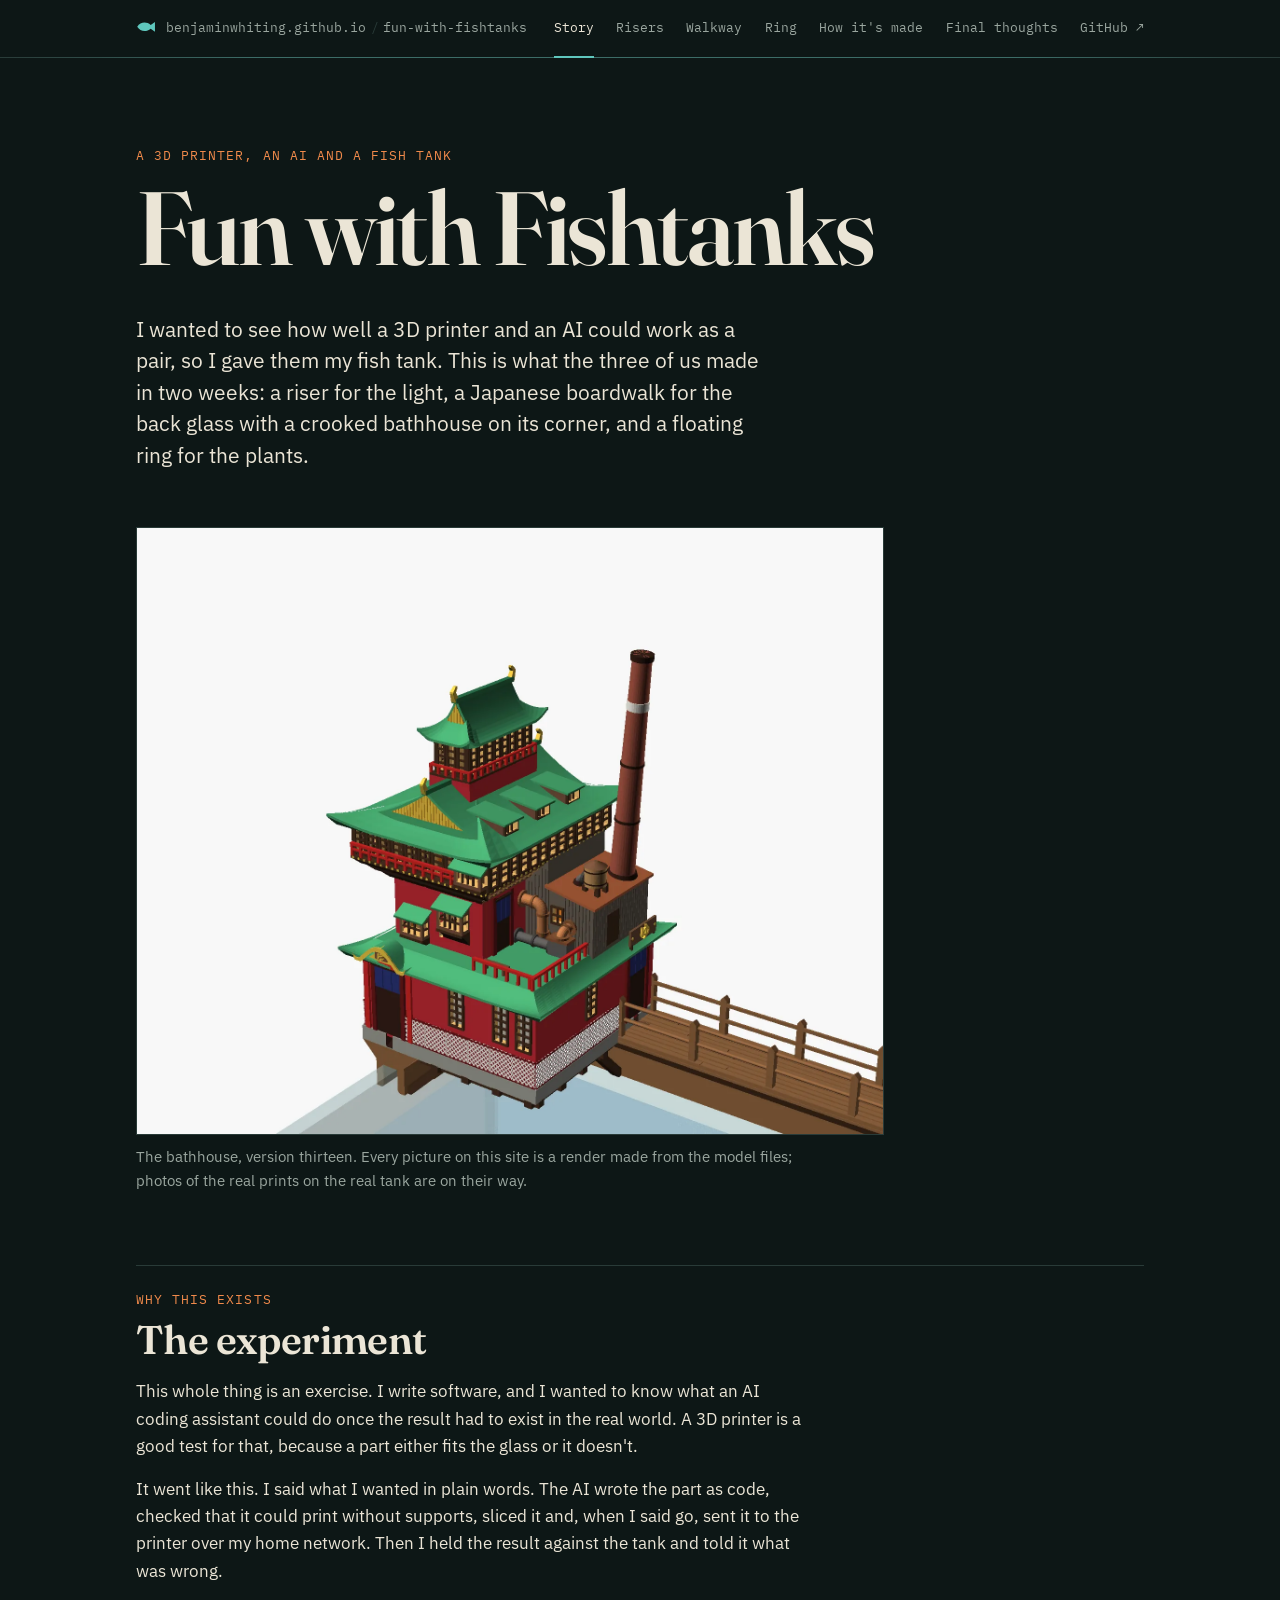
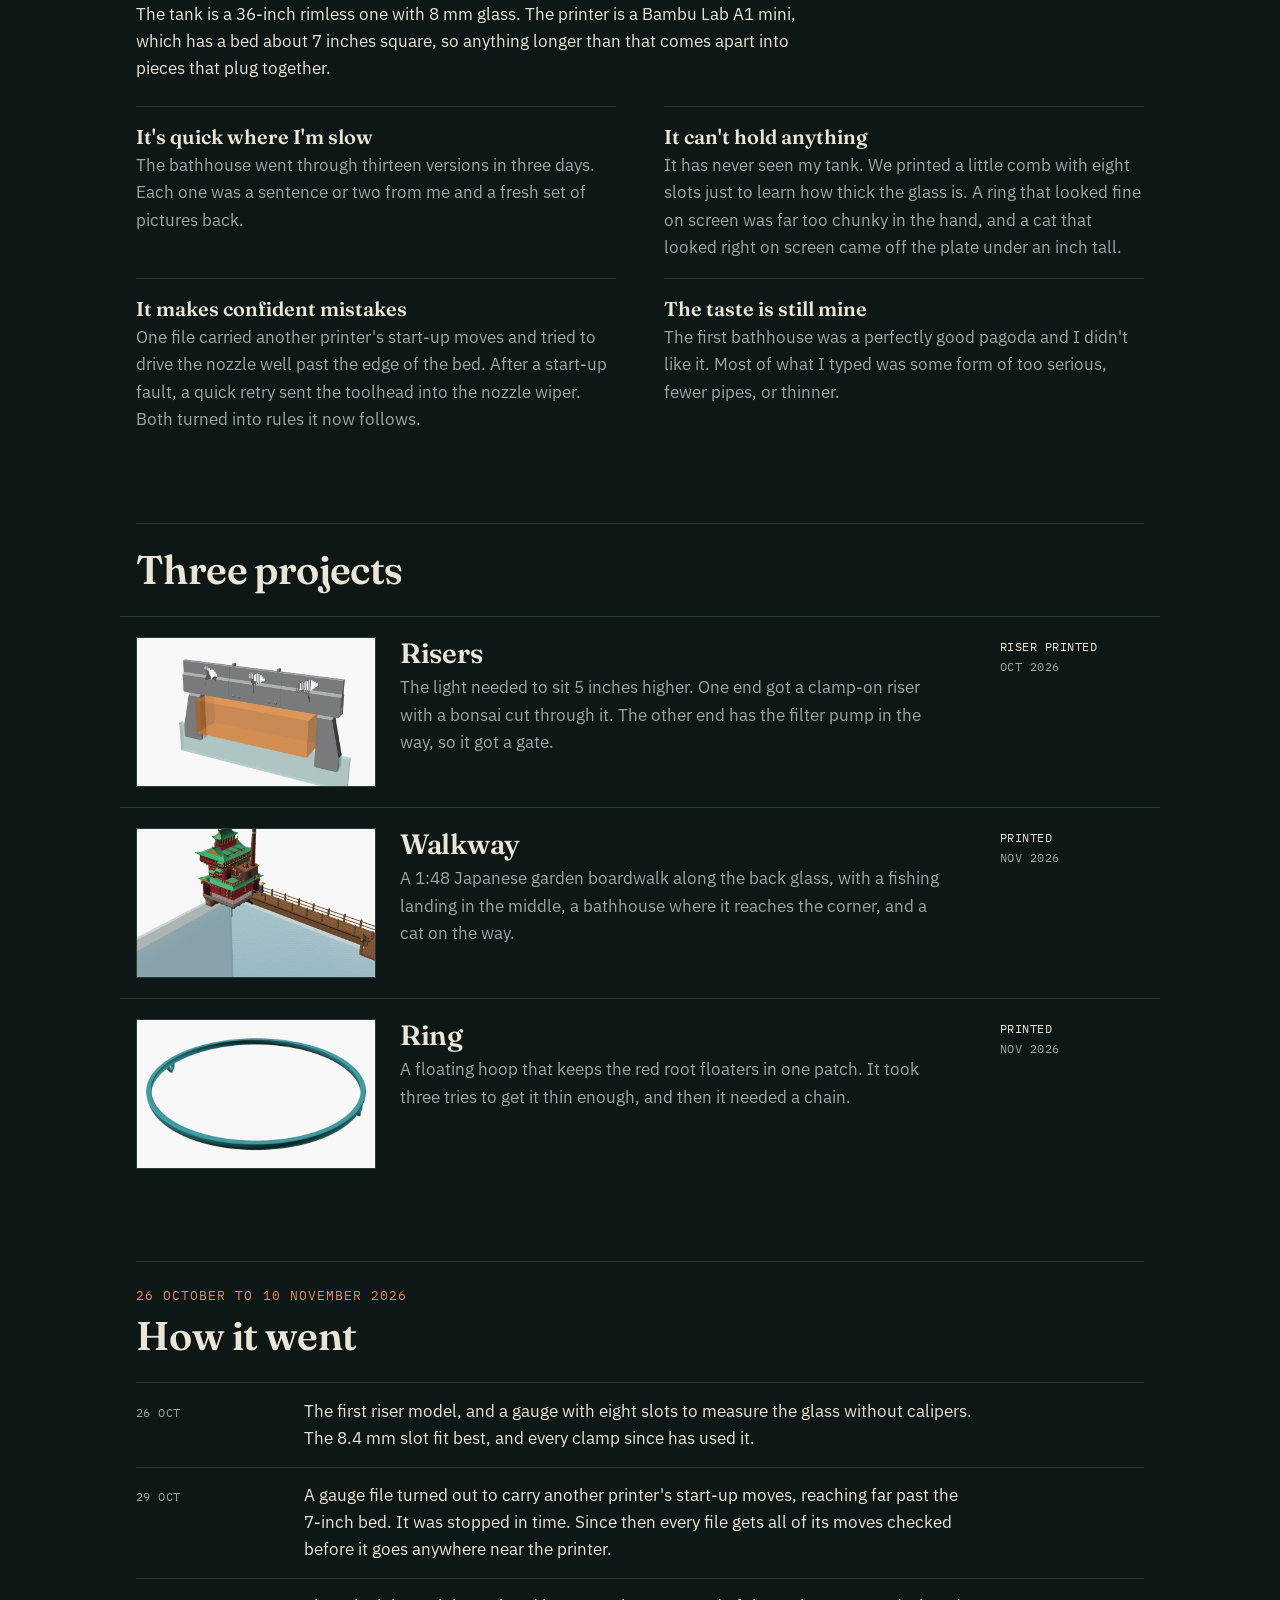
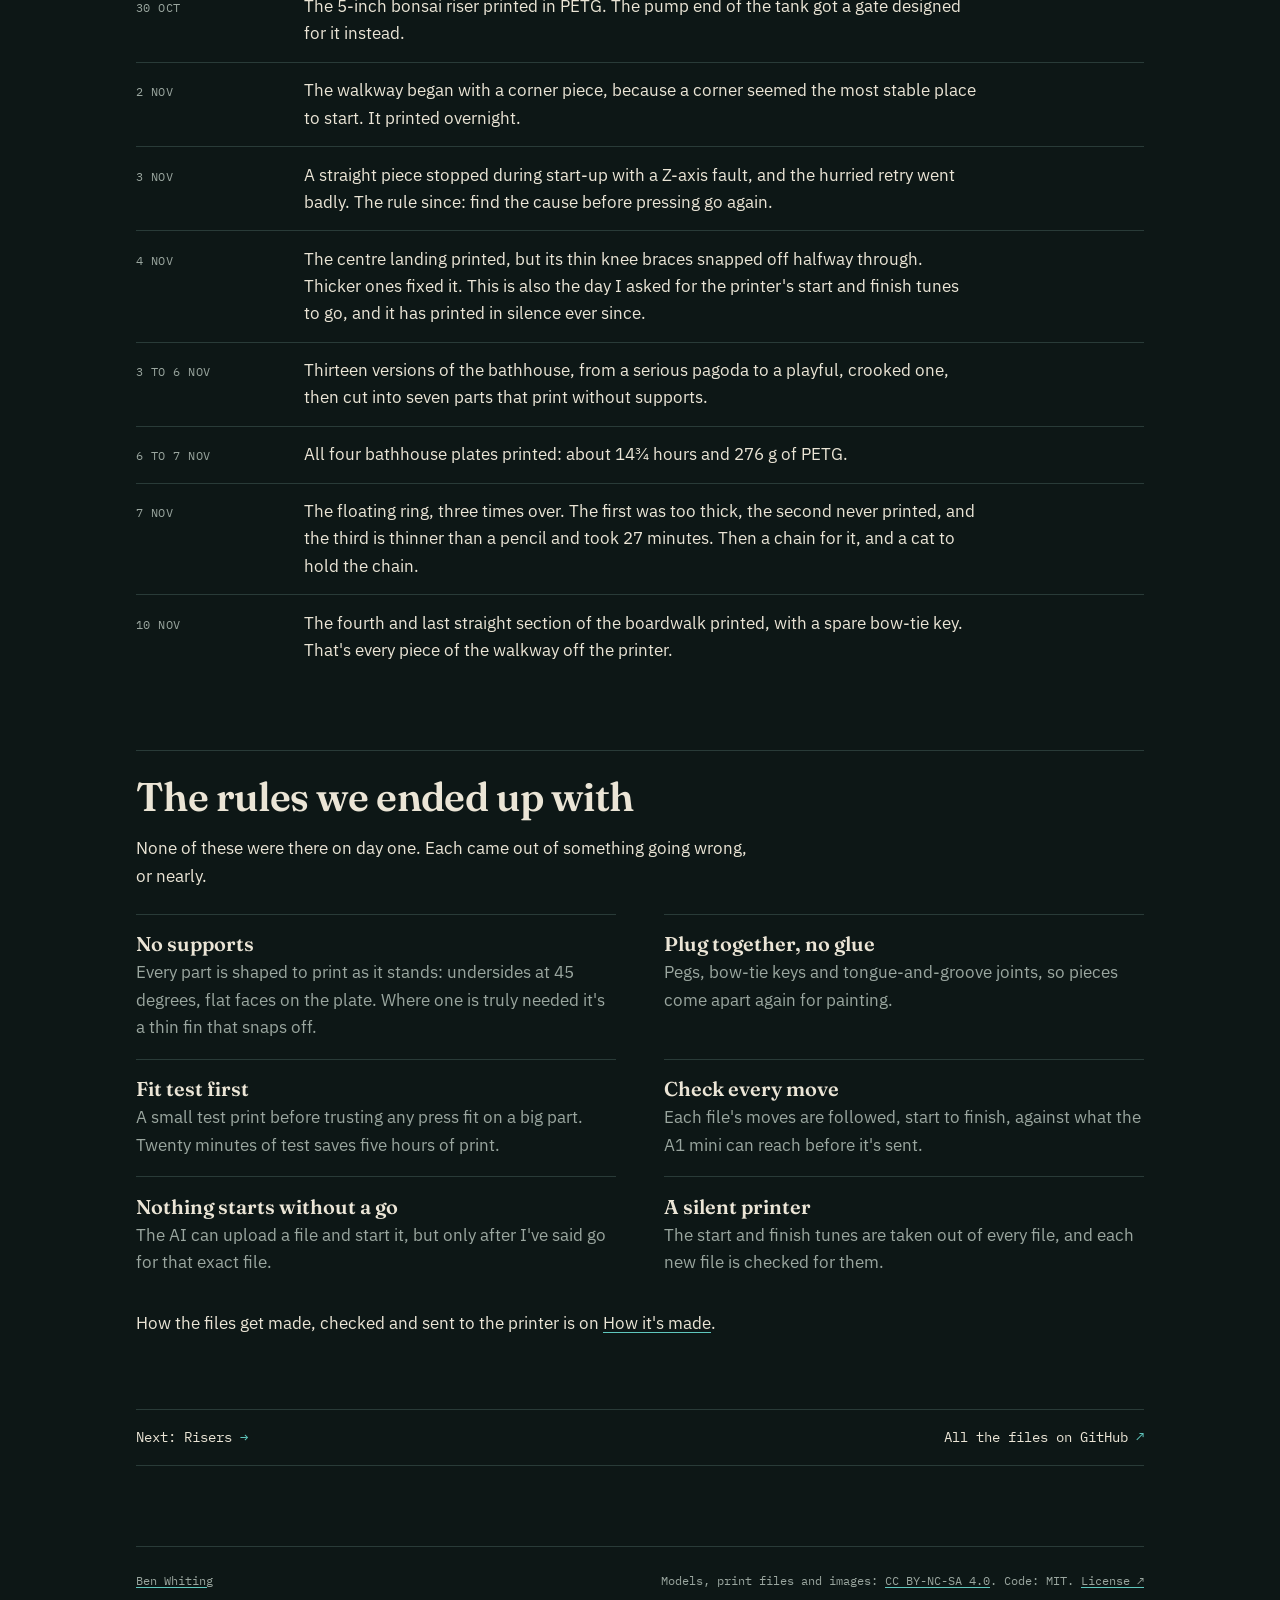
<file: docs/index.html>
<!doctype html>
<html lang="en">
<head>
<meta charset="utf-8">
<meta name="viewport" content="width=device-width, initial-scale=1">
<title>Fun with Fishtanks</title>
<meta name="description" content="What happens when you pair a 3D printer with an AI and point them both at a fish tank: a riser for the light, a Japanese boardwalk with a crooked bathhouse, and a floating ring for the plants.">
<meta property="og:title" content="Fun with Fishtanks">
<meta property="og:description" content="What happens when you pair a 3D printer with an AI and point them both at a fish tank: a riser for the light, a Japanese boardwalk with a crooked bathhouse, and a floating ring for the plants.">
<meta property="og:type" content="website">
<meta property="og:url" content="https://benjaminwhiting.github.io/fun-with-fishtanks/">
<meta property="og:image" content="https://benjaminwhiting.github.io/fun-with-fishtanks/img/walkway/bath-v13.webp">
<meta name="color-scheme" content="dark">
<meta name="theme-color" content="#0d1716">
<link rel="icon" href="assets/favicon.svg" type="image/svg+xml">
<link rel="preconnect" href="https://fonts.googleapis.com">
<link rel="preconnect" href="https://fonts.gstatic.com" crossorigin>
<link rel="stylesheet" href="https://fonts.googleapis.com/css2?family=Fraunces:opsz,wght@9..144,400..700&family=IBM+Plex+Mono:wght@400;500&family=IBM+Plex+Sans:wght@400;500;600&display=swap">
<link rel="stylesheet" href="assets/site.css">
</head>
<body>
<a class="skip-link" href="#main">Skip to the content</a>
<header class="masthead"><div class="masthead-inner wrap">
<p class="masthead-mark"><svg viewBox="0 0 34 22" aria-hidden="true"><path d="M2 11c5-8 15-9 22-3l7-5v16l-7-5c-7 6-17 5-22-3z"/></svg><a href="https://benjaminwhiting.github.io/">benjaminwhiting.github.io</a><span>/</span><a href="index.html">fun-with-fishtanks</a></p>
<nav class="tabs" aria-label="Site"><a href="index.html" aria-current="page">Story</a><a href="projects/risers.html">Risers</a><a href="projects/walkway.html">Walkway</a><a href="projects/ring.html">Ring</a><a href="how-its-made.html"><span class="long">How it's made</span><span class="short" aria-hidden="true">How</span></a><a href="final-thoughts.html"><span class="long">Final thoughts</span><span class="short" aria-hidden="true">Thoughts</span></a><a class="away" href="https://github.com/BenjaminWhiting/fun-with-fishtanks">GitHub <span aria-hidden="true">↗</span></a></nav>
</div></header>
<main id="main">
<div class="hero wrap">
<p class="eyebrow">A 3D printer, an AI and a fish tank</p>
<h1>Fun with Fishtanks</h1>
<p class="lede">I wanted to see how well a 3D printer and an AI could work as a pair, so I gave them my fish tank. This is what the three of us made in two weeks: a riser for the light, a Japanese boardwalk for the back glass with a crooked bathhouse on its corner, and a floating ring for the plants.</p>
</div>
<figure class="plate wrap"><img src="img/walkway/bath-v13.webp" alt="A many-roofed red and green bathhouse standing on the corner of an aquarium"><figcaption>The bathhouse, version thirteen. Every picture on this site is a render made from the model files; photos of the real prints on the real tank are on their way.</figcaption></figure>
<div class="story wrap">
<p class="kicker">Why this exists</p><h2 id="experiment">The experiment</h2><p>This whole thing is an exercise. I write software, and I wanted to know what an AI coding assistant could do once the result had to exist in the real world. A 3D printer is a good test for that, because a part either fits the glass or it doesn't.</p><p>It went like this. I said what I wanted in plain words. The AI wrote the part as code, checked that it could print without supports, sliced it and, when I said go, sent it to the printer over my home network. Then I held the result against the tank and told it what was wrong.</p><p>The tank is a 36-inch rimless one with 8 mm glass. The printer is a Bambu Lab A1 mini, which has a bed about 7 inches square, so anything longer than that comes apart into pieces that plug together.</p><ul class="lessons"><li><strong>It's quick where I'm slow</strong>The bathhouse went through thirteen versions in three days. Each one was a sentence or two from me and a fresh set of pictures back.</li><li><strong>It can't hold anything</strong>It has never seen my tank. We printed a little comb with eight slots just to learn how thick the glass is. A ring that looked fine on screen was far too chunky in the hand, and a cat that looked right on screen came off the plate under an inch tall.</li><li><strong>It makes confident mistakes</strong>One file carried another printer's start-up moves and tried to drive the nozzle well past the edge of the bed. After a start-up fault, a quick retry sent the toolhead into the nozzle wiper. Both turned into rules it now follows.</li><li><strong>The taste is still mine</strong>The first bathhouse was a perfectly good pagoda and I didn't like it. Most of what I typed was some form of too serious, fewer pipes, or thinner.</li></ul><h2 id="projects">Three projects</h2><ul class="entries">
<li class="entry"><img src="img/risers/gate-set.webp" alt="Grey risers with ginkgo leaves cut through them, over an orange pump" loading="lazy">
<div><h3 class="entry-title"><a href="projects/risers.html">Risers</a></h3>
<p class="entry-summary">The light needed to sit 5 inches higher. One end got a clamp-on riser with a bonsai cut through it. The other end has the filter pump in the way, so it got a gate.</p></div>
<p class="entry-meta"><span>Riser printed</span><span>Oct 2026</span></p></li>
<li class="entry"><img src="img/walkway/bath-v12.webp" alt="A bathhouse and boardwalk on the corner of the tank" loading="lazy">
<div><h3 class="entry-title"><a href="projects/walkway.html">Walkway</a></h3>
<p class="entry-summary">A 1:48 Japanese garden boardwalk along the back glass, with a fishing landing in the middle, a bathhouse where it reaches the corner, and a cat on the way.</p></div>
<p class="entry-meta"><span>Printed</span><span>Nov 2026</span></p></li>
<li class="entry"><img src="img/ring/ring-thin.webp" alt="A thin teal hoop" loading="lazy">
<div><h3 class="entry-title"><a href="projects/ring.html">Ring</a></h3>
<p class="entry-summary">A floating hoop that keeps the red root floaters in one patch. It took three tries to get it thin enough, and then it needed a chain.</p></div>
<p class="entry-meta"><span>Printed</span><span>Nov 2026</span></p></li>
</ul><p class="kicker">26 October to 10 November 2026</p><h2 id="diary">How it went</h2><ol class="log"><li><time>26 Oct</time><div>The first riser model, and a gauge with eight slots to measure the glass without calipers. The 8.4 mm slot fit best, and every clamp since has used it.</div></li><li><time>29 Oct</time><div>A gauge file turned out to carry another printer's start-up moves, reaching far past the 7-inch bed. It was stopped in time. Since then every file gets all of its moves checked before it goes anywhere near the printer.</div></li><li><time>30 Oct</time><div>The 5-inch bonsai riser printed in PETG. The pump end of the tank got a gate designed for it instead.</div></li><li><time>2 Nov</time><div>The walkway began with a corner piece, because a corner seemed the most stable place to start. It printed overnight.</div></li><li><time>3 Nov</time><div>A straight piece stopped during start-up with a Z-axis fault, and the hurried retry went badly. The rule since: find the cause before pressing go again.</div></li><li><time>4 Nov</time><div>The centre landing printed, but its thin knee braces snapped off halfway through. Thicker ones fixed it. This is also the day I asked for the printer's start and finish tunes to go, and it has printed in silence ever since.</div></li><li><time>3 to 6 Nov</time><div>Thirteen versions of the bathhouse, from a serious pagoda to a playful, crooked one, then cut into seven parts that print without supports.</div></li><li><time>6 to 7 Nov</time><div>All four bathhouse plates printed: about 14&frac34; hours and 276 g of PETG.</div></li><li><time>7 Nov</time><div>The floating ring, three times over. The first was too thick, the second never printed, and the third is thinner than a pencil and took 27 minutes. Then a chain for it, and a cat to hold the chain.</div></li><li><time>10 Nov</time><div>The fourth and last straight section of the boardwalk printed, with a spare bow-tie key. That's every piece of the walkway off the printer.</div></li></ol><h2 id="rules">The rules we ended up with</h2><p>None of these were there on day one. Each came out of something going wrong, or nearly.</p><ul class="lessons"><li><strong>No supports</strong>Every part is shaped to print as it stands: undersides at 45 degrees, flat faces on the plate. Where one is truly needed it's a thin fin that snaps off.</li><li><strong>Plug together, no glue</strong>Pegs, bow-tie keys and tongue-and-groove joints, so pieces come apart again for painting.</li><li><strong>Fit test first</strong>A small test print before trusting any press fit on a big part. Twenty minutes of test saves five hours of print.</li><li><strong>Check every move</strong>Each file's moves are followed, start to finish, against what the A1 mini can reach before it's sent.</li><li><strong>Nothing starts without a go</strong>The AI can upload a file and start it, but only after I've said go for that exact file.</li><li><strong>A silent printer</strong>The start and finish tunes are taken out of every file, and each new file is checked for them.</li></ul><p>How the files get made, checked and sent to the printer is on <a href="how-its-made.html">How it's made</a>.</p>
<p class="onward"><a href="projects/risers.html">Next: Risers <span aria-hidden="true">→</span></a><a href="https://github.com/BenjaminWhiting/fun-with-fishtanks">All the files on GitHub <span aria-hidden="true">↗</span></a></p>
</div>
</main>
<footer class="wrap"><div class="colophon">
<p><a href="https://benjaminwhiting.github.io/">Ben Whiting</a></p>
<p>Models, print files and images: <a href="https://creativecommons.org/licenses/by-nc-sa/4.0/">CC BY-NC-SA 4.0</a>. Code: MIT. <a href="https://github.com/BenjaminWhiting/fun-with-fishtanks/blob/main/LICENSE.md">License <span aria-hidden="true">↗</span></a></p>
</div></footer>
</body>
</html>
</file>
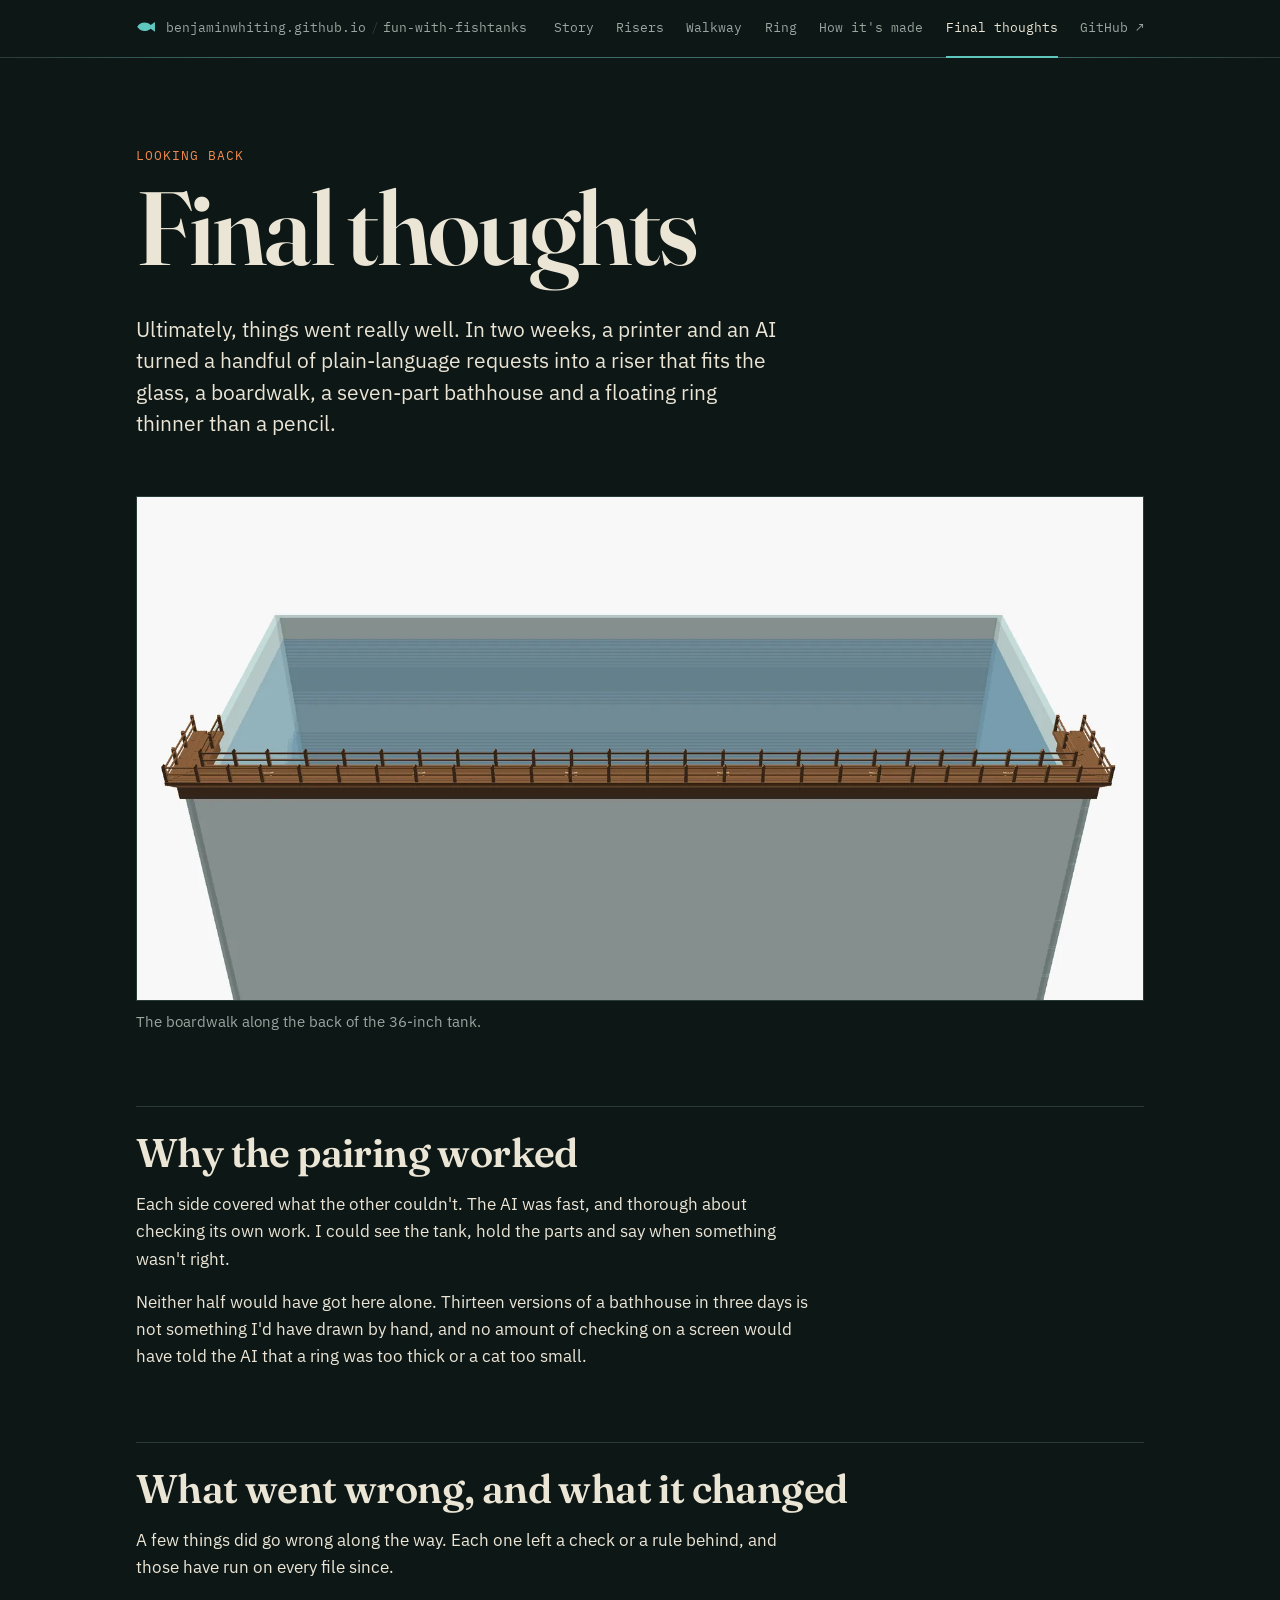
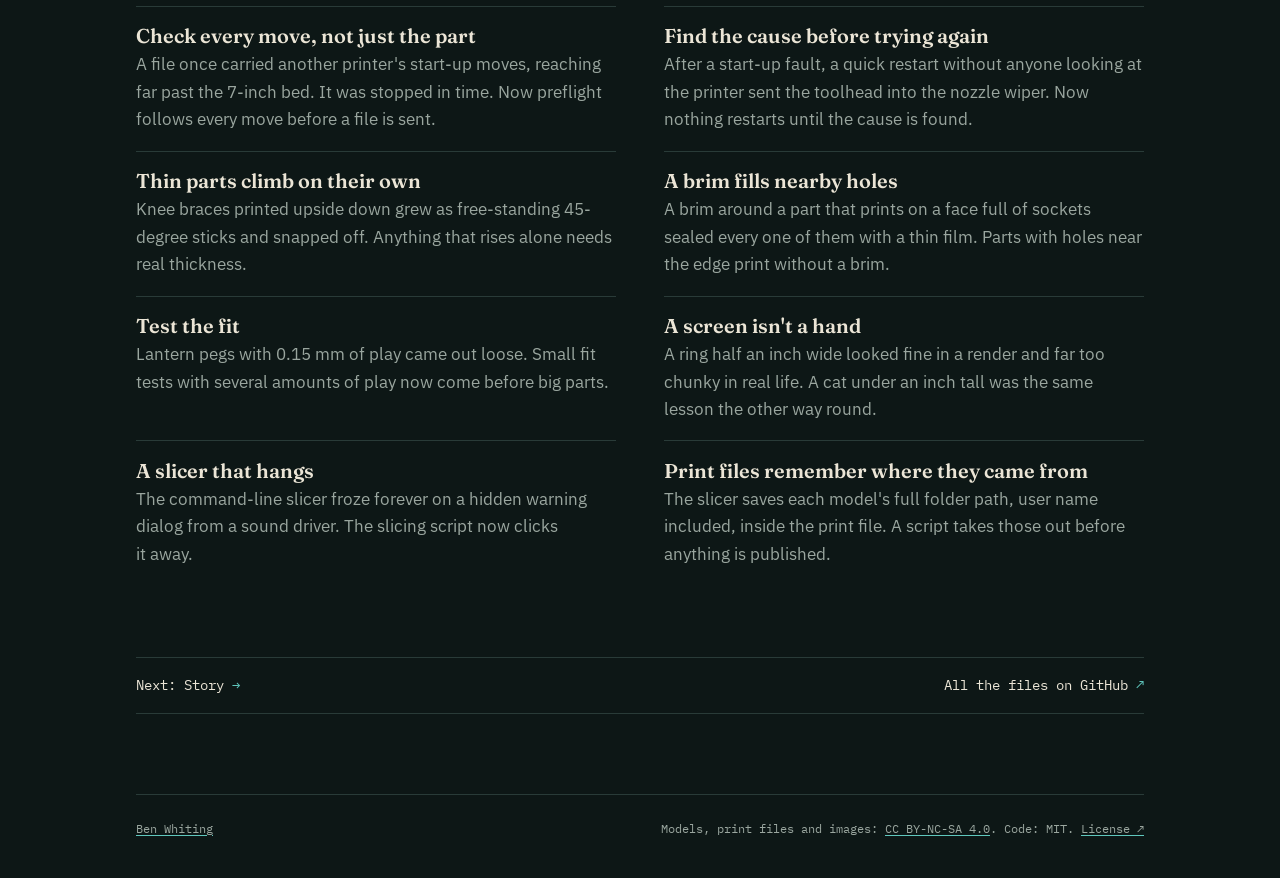
<file: docs/final-thoughts.html>
<!doctype html>
<html lang="en">
<head>
<meta charset="utf-8">
<meta name="viewport" content="width=device-width, initial-scale=1">
<title>Final thoughts · Fun with Fishtanks</title>
<meta name="description" content="Looking back on two weeks of pairing a 3D printer with an AI on one fish tank: it went really well, and here is what went wrong along the way.">
<meta property="og:title" content="Final thoughts · Fun with Fishtanks">
<meta property="og:description" content="Looking back on two weeks of pairing a 3D printer with an AI on one fish tank: it went really well, and here is what went wrong along the way.">
<meta property="og:type" content="website">
<meta property="og:url" content="https://benjaminwhiting.github.io/fun-with-fishtanks/final-thoughts.html">
<meta property="og:image" content="https://benjaminwhiting.github.io/fun-with-fishtanks/img/walkway/full.webp">
<meta name="color-scheme" content="dark">
<meta name="theme-color" content="#0d1716">
<link rel="icon" href="assets/favicon.svg" type="image/svg+xml">
<link rel="preconnect" href="https://fonts.googleapis.com">
<link rel="preconnect" href="https://fonts.gstatic.com" crossorigin>
<link rel="stylesheet" href="https://fonts.googleapis.com/css2?family=Fraunces:opsz,wght@9..144,400..700&family=IBM+Plex+Mono:wght@400;500&family=IBM+Plex+Sans:wght@400;500;600&display=swap">
<link rel="stylesheet" href="assets/site.css">
</head>
<body>
<a class="skip-link" href="#main">Skip to the content</a>
<header class="masthead"><div class="masthead-inner wrap">
<p class="masthead-mark"><svg viewBox="0 0 34 22" aria-hidden="true"><path d="M2 11c5-8 15-9 22-3l7-5v16l-7-5c-7 6-17 5-22-3z"/></svg><a href="https://benjaminwhiting.github.io/">benjaminwhiting.github.io</a><span>/</span><a href="index.html">fun-with-fishtanks</a></p>
<nav class="tabs" aria-label="Site"><a href="index.html">Story</a><a href="projects/risers.html">Risers</a><a href="projects/walkway.html">Walkway</a><a href="projects/ring.html">Ring</a><a href="how-its-made.html"><span class="long">How it's made</span><span class="short" aria-hidden="true">How</span></a><a href="final-thoughts.html" aria-current="page"><span class="long">Final thoughts</span><span class="short" aria-hidden="true">Thoughts</span></a><a class="away" href="https://github.com/BenjaminWhiting/fun-with-fishtanks">GitHub <span aria-hidden="true">↗</span></a></nav>
</div></header>
<main id="main">
<div class="hero wrap">
<p class="eyebrow">Looking back</p>
<h1>Final thoughts</h1>
<p class="lede">Ultimately, things went really well. In two weeks, a printer and an AI turned a handful of plain-language requests into a riser that fits the glass, a boardwalk, a seven-part bathhouse and a floating ring thinner than a pencil.</p>
</div>
<figure class="plate wrap"><img src="img/walkway/full.webp" alt="A boardwalk running the length of a 36-inch aquarium"><figcaption>The boardwalk along the back of the 36-inch tank.</figcaption></figure>
<div class="story wrap">
<h2 id="pairing">Why the pairing worked</h2><p>Each side covered what the other couldn't. The AI was fast, and thorough about checking its own work. I could see the tank, hold the parts and say when something wasn't right.</p><p>Neither half would have got here alone. Thirteen versions of a bathhouse in three days is not something I'd have drawn by hand, and no amount of checking on a screen would have told the AI that a ring was too thick or a cat too small.</p><h2 id="lessons">What went wrong, and what it changed</h2><p>A few things did go wrong along the way. Each one left a check or a rule behind, and those have run on every file since.</p><ul class="lessons"><li><strong>Check every move, not just the part</strong>A file once carried another printer's start-up moves, reaching far past the 7-inch bed. It was stopped in time. Now preflight follows every move before a file is sent.</li><li><strong>Find the cause before trying again</strong>After a start-up fault, a quick restart without anyone looking at the printer sent the toolhead into the nozzle wiper. Now nothing restarts until the cause is found.</li><li><strong>Thin parts climb on their own</strong>Knee braces printed upside down grew as free-standing 45-degree sticks and snapped off. Anything that rises alone needs real thickness.</li><li><strong>A brim fills nearby holes</strong>A brim around a part that prints on a face full of sockets sealed every one of them with a thin film. Parts with holes near the edge print without a brim.</li><li><strong>Test the fit</strong>Lantern pegs with 0.15 mm of play came out loose. Small fit tests with several amounts of play now come before big parts.</li><li><strong>A screen isn't a hand</strong>A ring half an inch wide looked fine in a render and far too chunky in real life. A cat under an inch tall was the same lesson the other way round.</li><li><strong>A slicer that hangs</strong>The command-line slicer froze forever on a hidden warning dialog from a sound driver. The slicing script now clicks it away.</li><li><strong>Print files remember where they came from</strong>The slicer saves each model's full folder path, user name included, inside the print file. A script takes those out before anything is published.</li></ul>
<p class="onward"><a href="index.html">Next: Story <span aria-hidden="true">→</span></a><a href="https://github.com/BenjaminWhiting/fun-with-fishtanks">All the files on GitHub <span aria-hidden="true">↗</span></a></p>
</div>
</main>
<footer class="wrap"><div class="colophon">
<p><a href="https://benjaminwhiting.github.io/">Ben Whiting</a></p>
<p>Models, print files and images: <a href="https://creativecommons.org/licenses/by-nc-sa/4.0/">CC BY-NC-SA 4.0</a>. Code: MIT. <a href="https://github.com/BenjaminWhiting/fun-with-fishtanks/blob/main/LICENSE.md">License <span aria-hidden="true">↗</span></a></p>
</div></footer>
</body>
</html>
</file>
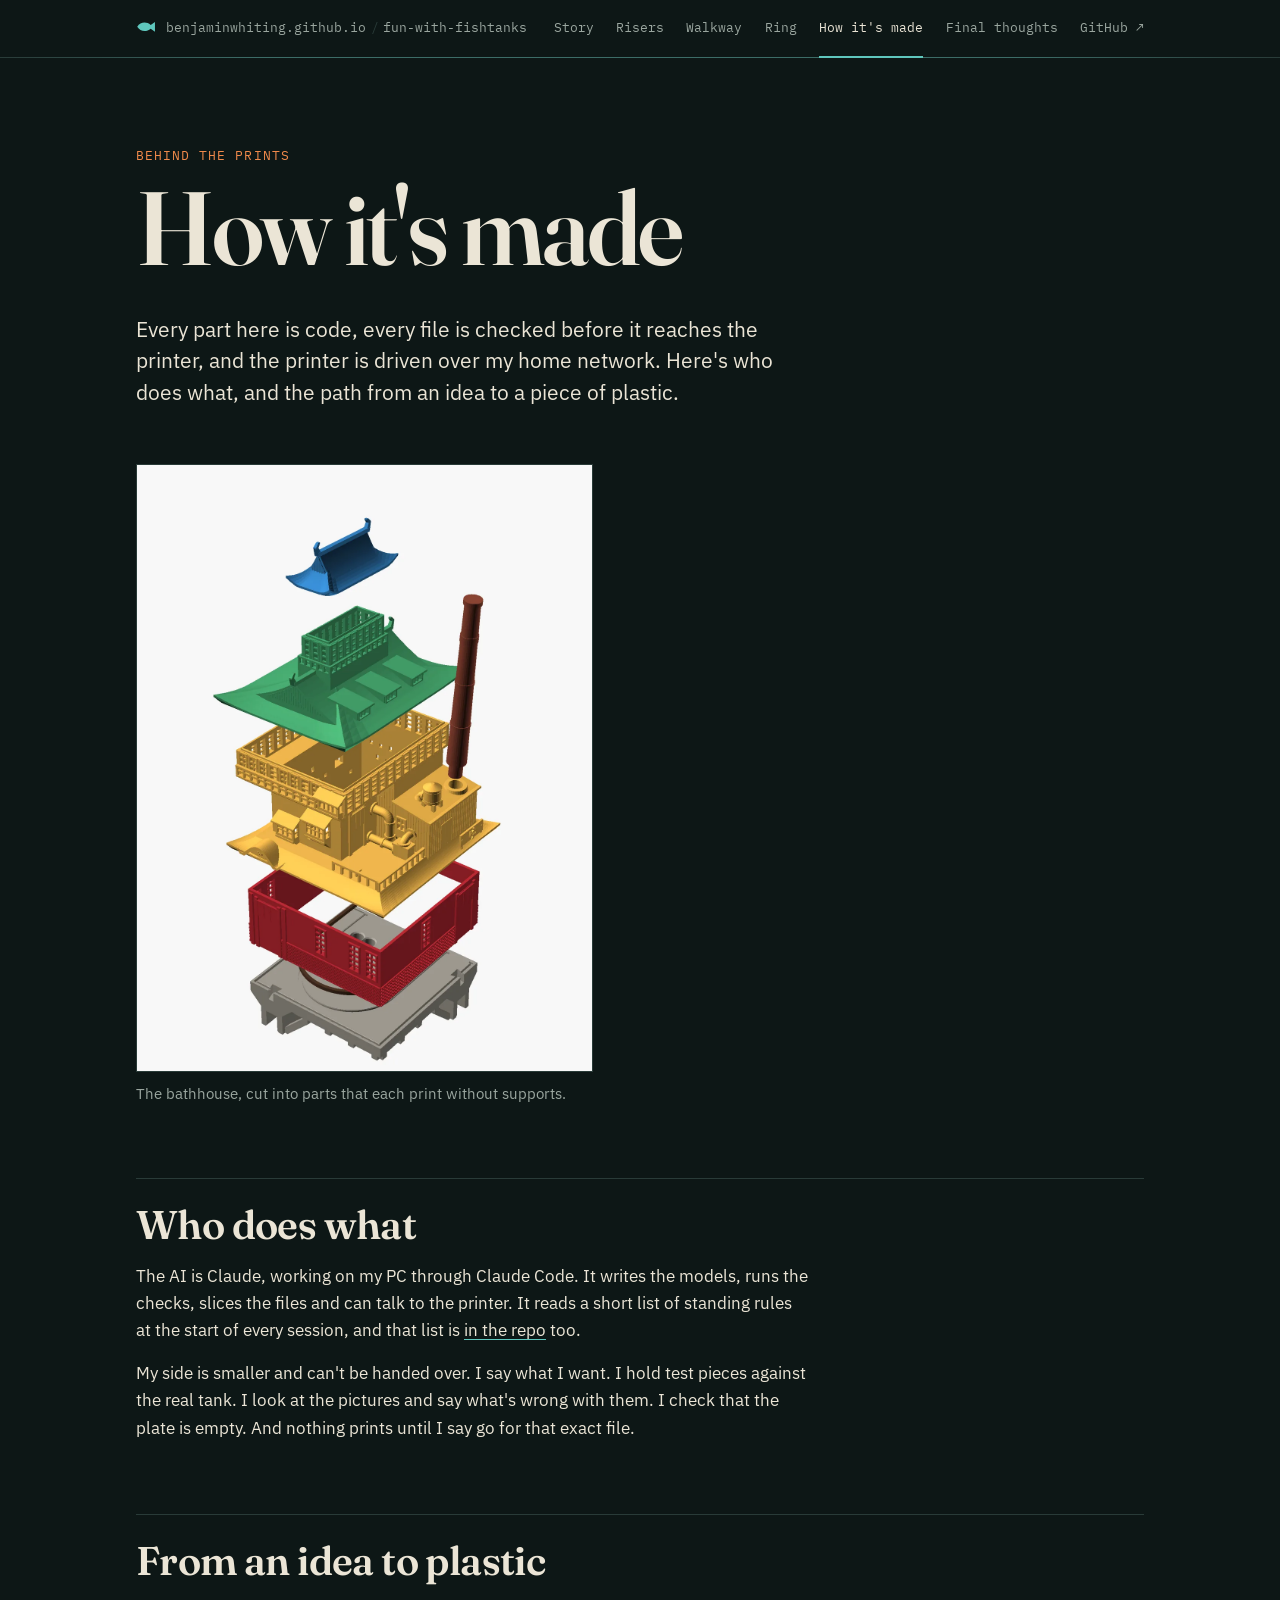
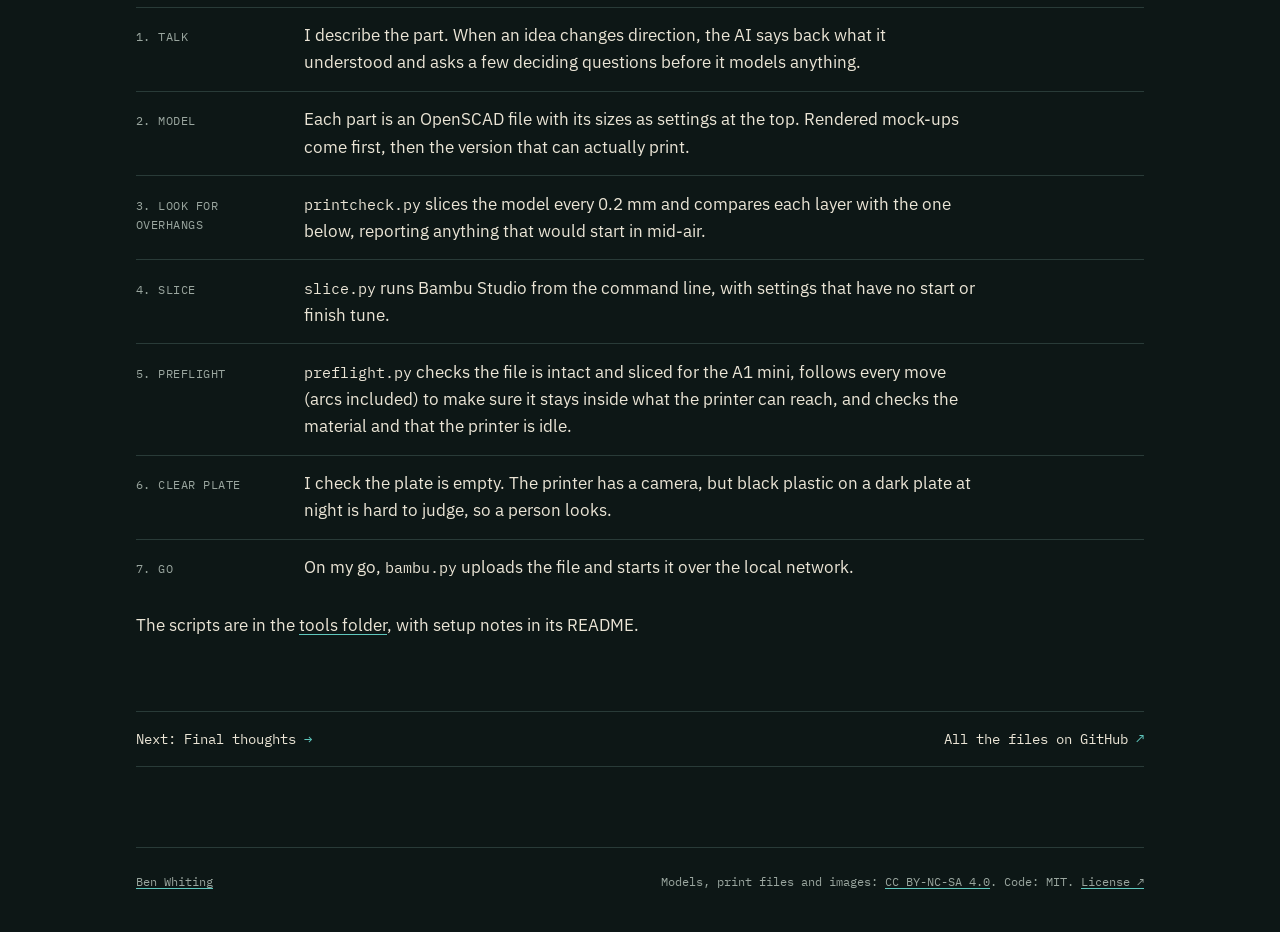
<file: docs/how-its-made.html>
<!doctype html>
<html lang="en">
<head>
<meta charset="utf-8">
<meta name="viewport" content="width=device-width, initial-scale=1">
<title>How it&#x27;s made · Fun with Fishtanks</title>
<meta name="description" content="How a 3D printer and an AI work together on one fish tank: who does what, and the checks every file goes through before it prints.">
<meta property="og:title" content="How it&#x27;s made · Fun with Fishtanks">
<meta property="og:description" content="How a 3D printer and an AI work together on one fish tank: who does what, and the checks every file goes through before it prints.">
<meta property="og:type" content="website">
<meta property="og:url" content="https://benjaminwhiting.github.io/fun-with-fishtanks/how-its-made.html">
<meta property="og:image" content="https://benjaminwhiting.github.io/fun-with-fishtanks/img/walkway/bath-parts.webp">
<meta name="color-scheme" content="dark">
<meta name="theme-color" content="#0d1716">
<link rel="icon" href="assets/favicon.svg" type="image/svg+xml">
<link rel="preconnect" href="https://fonts.googleapis.com">
<link rel="preconnect" href="https://fonts.gstatic.com" crossorigin>
<link rel="stylesheet" href="https://fonts.googleapis.com/css2?family=Fraunces:opsz,wght@9..144,400..700&family=IBM+Plex+Mono:wght@400;500&family=IBM+Plex+Sans:wght@400;500;600&display=swap">
<link rel="stylesheet" href="assets/site.css">
</head>
<body>
<a class="skip-link" href="#main">Skip to the content</a>
<header class="masthead"><div class="masthead-inner wrap">
<p class="masthead-mark"><svg viewBox="0 0 34 22" aria-hidden="true"><path d="M2 11c5-8 15-9 22-3l7-5v16l-7-5c-7 6-17 5-22-3z"/></svg><a href="https://benjaminwhiting.github.io/">benjaminwhiting.github.io</a><span>/</span><a href="index.html">fun-with-fishtanks</a></p>
<nav class="tabs" aria-label="Site"><a href="index.html">Story</a><a href="projects/risers.html">Risers</a><a href="projects/walkway.html">Walkway</a><a href="projects/ring.html">Ring</a><a href="how-its-made.html" aria-current="page"><span class="long">How it's made</span><span class="short" aria-hidden="true">How</span></a><a href="final-thoughts.html"><span class="long">Final thoughts</span><span class="short" aria-hidden="true">Thoughts</span></a><a class="away" href="https://github.com/BenjaminWhiting/fun-with-fishtanks">GitHub <span aria-hidden="true">↗</span></a></nav>
</div></header>
<main id="main">
<div class="hero wrap">
<p class="eyebrow">Behind the prints</p>
<h1>How it's made</h1>
<p class="lede">Every part here is code, every file is checked before it reaches the printer, and the printer is driven over my home network. Here's who does what, and the path from an idea to a piece of plastic.</p>
</div>
<figure class="plate wrap"><img src="img/walkway/bath-parts.webp" alt="An exploded view of the seven bathhouse parts"><figcaption>The bathhouse, cut into parts that each print without supports.</figcaption></figure>
<div class="story wrap">
<h2 id="who">Who does what</h2><p>The AI is Claude, working on my PC through Claude Code. It writes the models, runs the checks, slices the files and can talk to the printer. It reads a short list of standing rules at the start of every session, and that list is <a href="https://github.com/BenjaminWhiting/fun-with-fishtanks/blob/main/CLAUDE.md">in the repo</a> too.</p><p>My side is smaller and can't be handed over. I say what I want. I hold test pieces against the real tank. I look at the pictures and say what's wrong with them. I check that the plate is empty. And nothing prints until I say go for that exact file.</p><h2 id="path">From an idea to plastic</h2><ol class="log"><li><span class="step">1. Talk</span><div>I describe the part. When an idea changes direction, the AI says back what it understood and asks a few deciding questions before it models anything.</div></li><li><span class="step">2. Model</span><div>Each part is an OpenSCAD file with its sizes as settings at the top. Rendered mock-ups come first, then the version that can actually print.</div></li><li><span class="step">3. Look for overhangs</span><div><code>printcheck.py</code> slices the model every 0.2 mm and compares each layer with the one below, reporting anything that would start in mid-air.</div></li><li><span class="step">4. Slice</span><div><code>slice.py</code> runs Bambu Studio from the command line, with settings that have no start or finish tune.</div></li><li><span class="step">5. Preflight</span><div><code>preflight.py</code> checks the file is intact and sliced for the A1 mini, follows every move (arcs included) to make sure it stays inside what the printer can reach, and checks the material and that the printer is idle.</div></li><li><span class="step">6. Clear plate</span><div>I check the plate is empty. The printer has a camera, but black plastic on a dark plate at night is hard to judge, so a person looks.</div></li><li><span class="step">7. Go</span><div>On my go, <code>bambu.py</code> uploads the file and starts it over the local network.</div></li></ol><p>The scripts are in the <a href="https://github.com/BenjaminWhiting/fun-with-fishtanks/tree/main/tools">tools folder</a>, with setup notes in its README.</p>
<p class="onward"><a href="final-thoughts.html">Next: Final thoughts <span aria-hidden="true">→</span></a><a href="https://github.com/BenjaminWhiting/fun-with-fishtanks">All the files on GitHub <span aria-hidden="true">↗</span></a></p>
</div>
</main>
<footer class="wrap"><div class="colophon">
<p><a href="https://benjaminwhiting.github.io/">Ben Whiting</a></p>
<p>Models, print files and images: <a href="https://creativecommons.org/licenses/by-nc-sa/4.0/">CC BY-NC-SA 4.0</a>. Code: MIT. <a href="https://github.com/BenjaminWhiting/fun-with-fishtanks/blob/main/LICENSE.md">License <span aria-hidden="true">↗</span></a></p>
</div></footer>
</body>
</html>
</file>
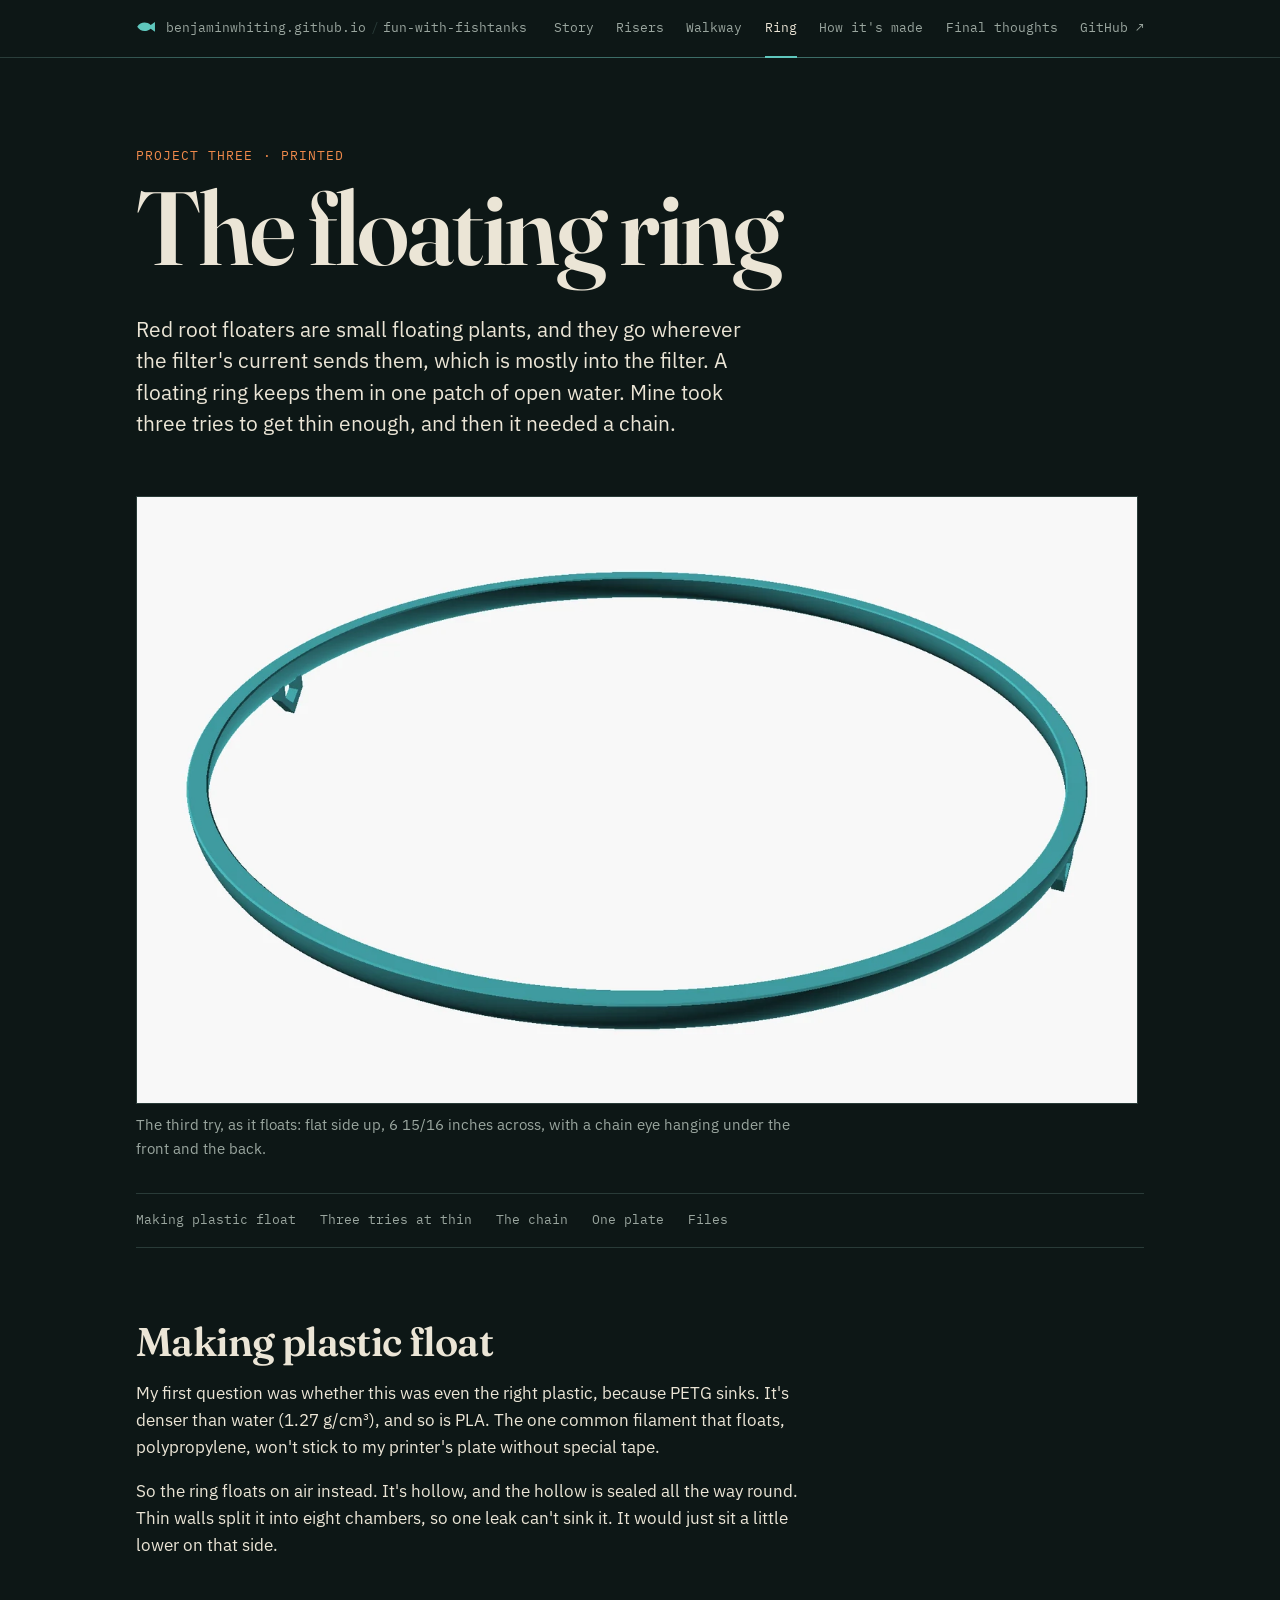
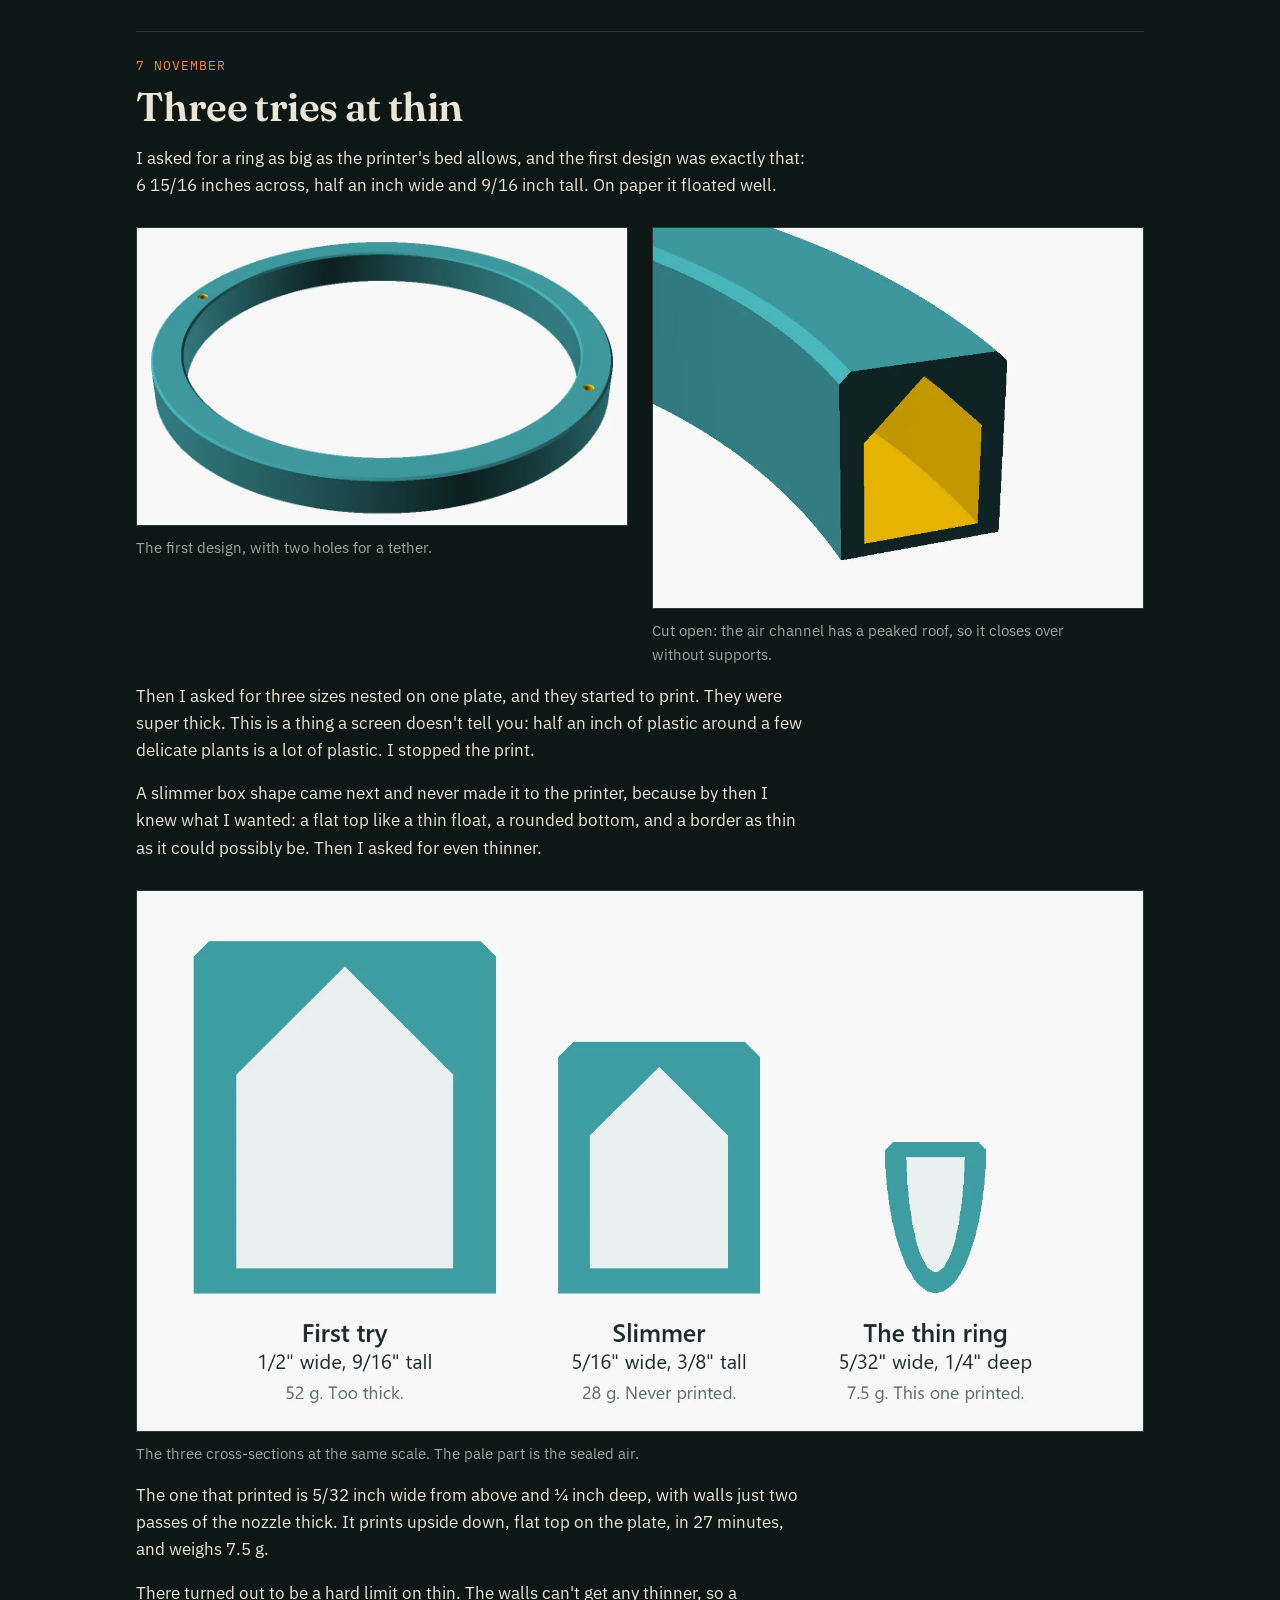
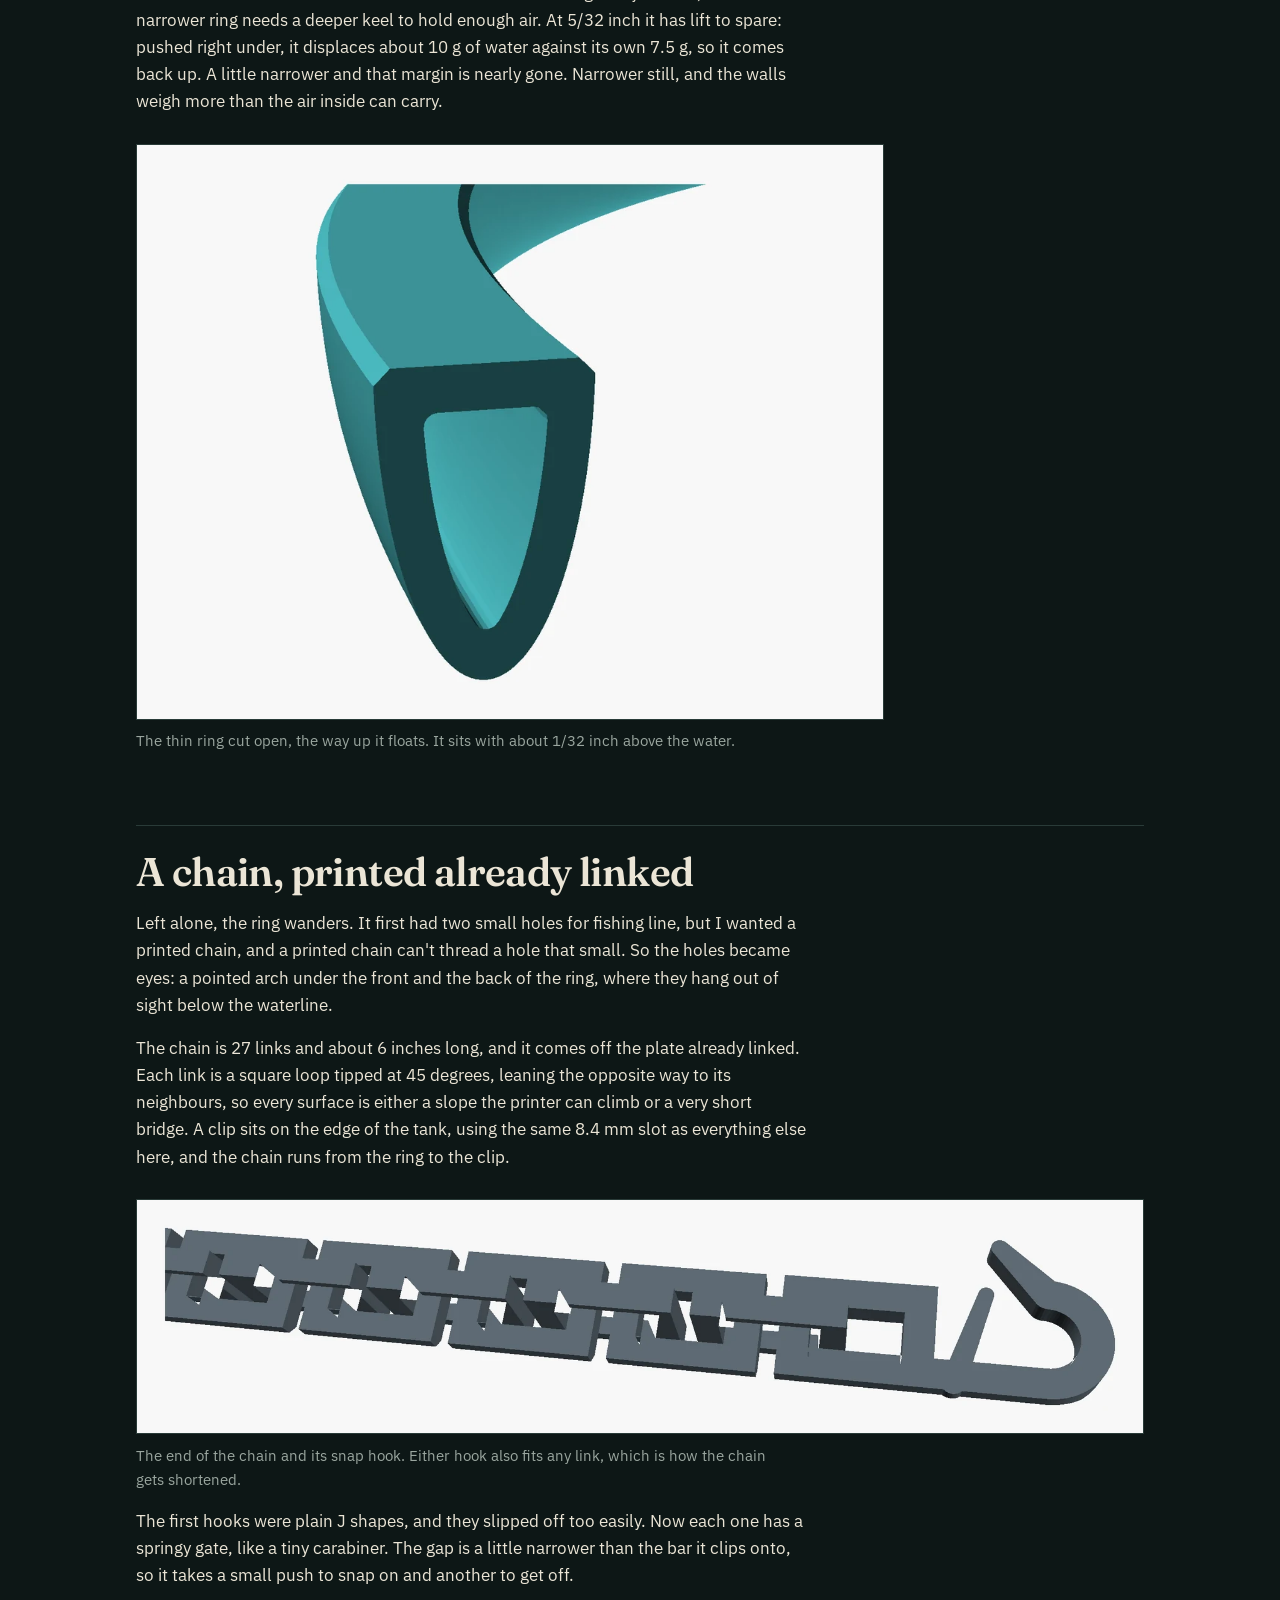
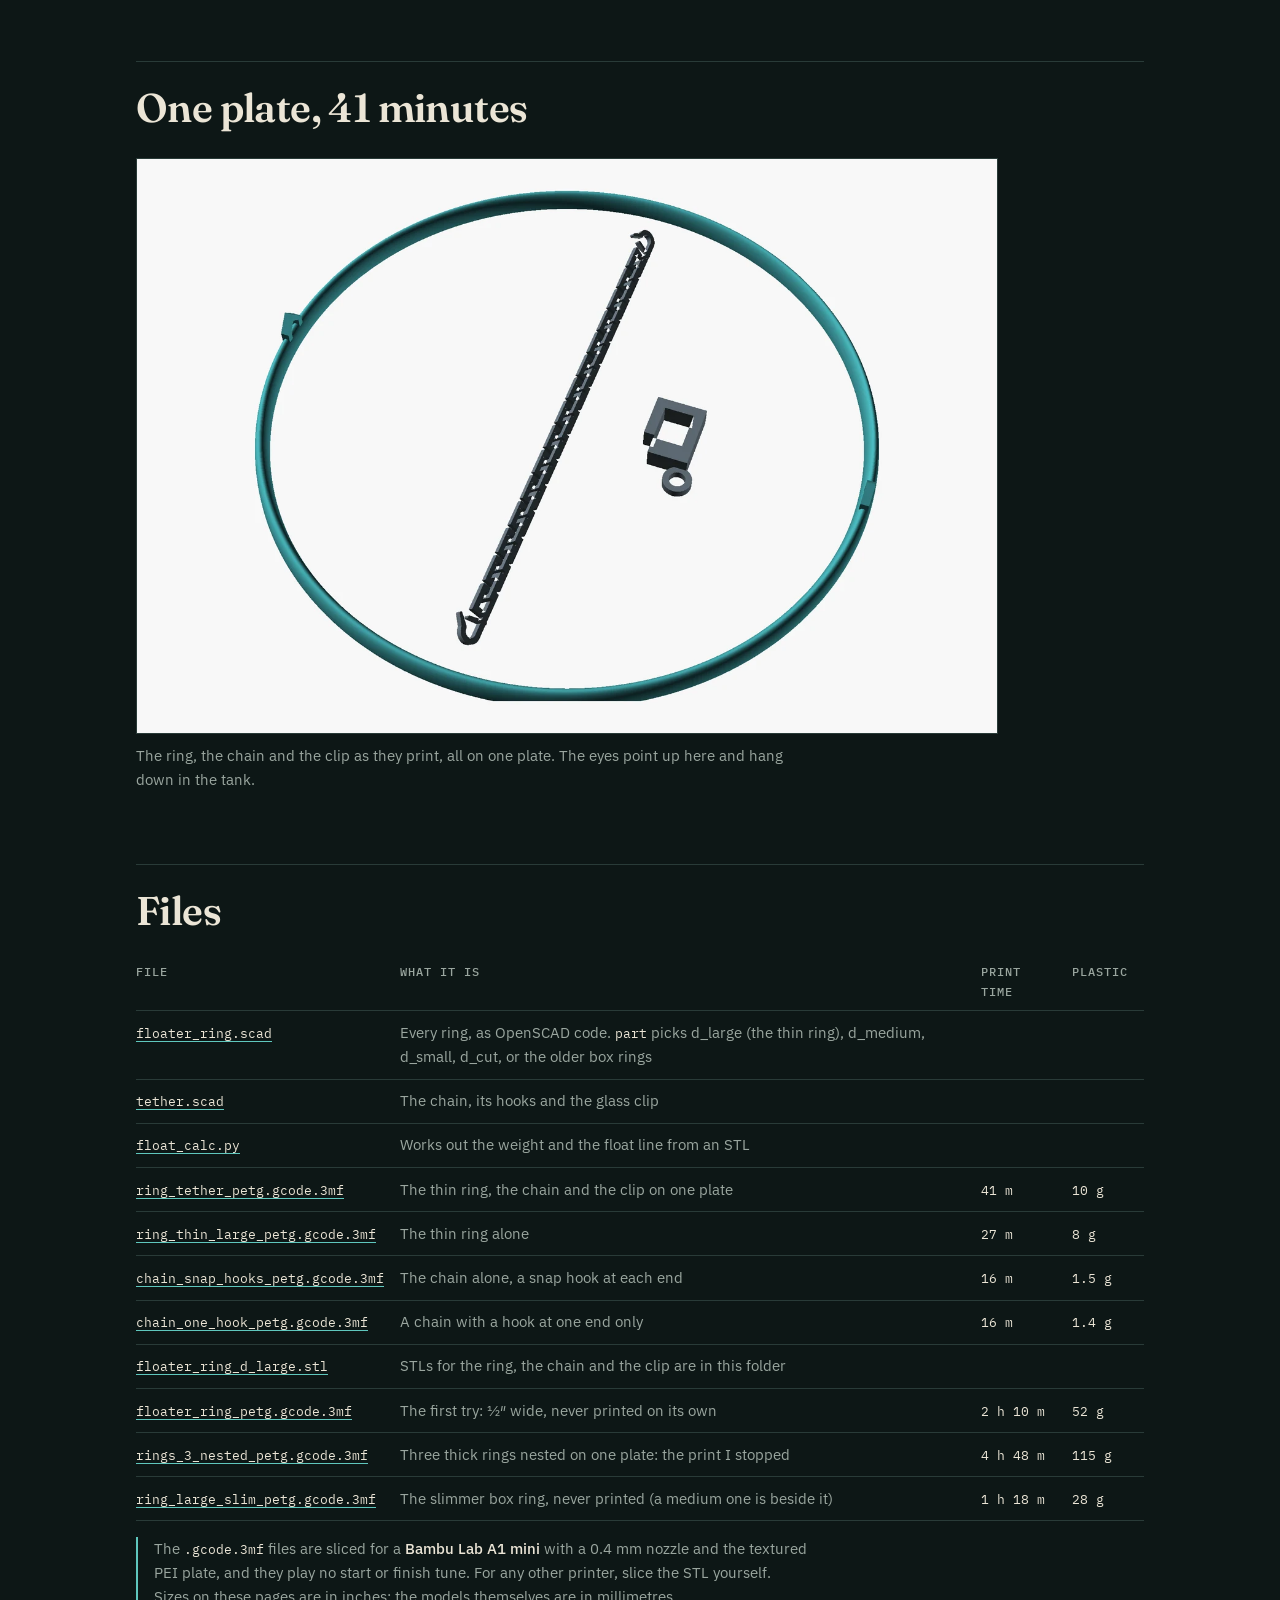
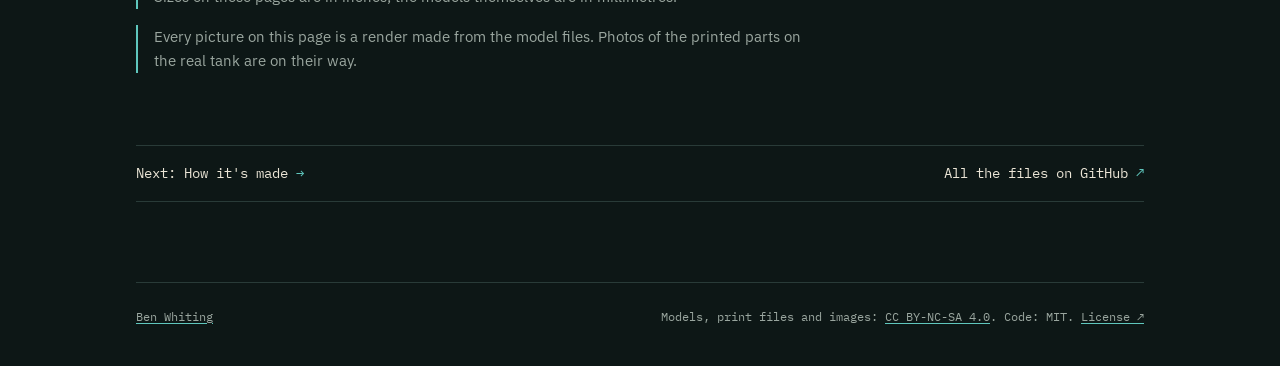
<file: docs/projects/ring.html>
<!doctype html>
<html lang="en">
<head>
<meta charset="utf-8">
<meta name="viewport" content="width=device-width, initial-scale=1">
<title>Ring · Fun with Fishtanks</title>
<meta name="description" content="A 3D-printed floating ring for red root floaters: a hoop thinner than a pencil that floats on sealed air, with a printed chain to hold it in place.">
<meta property="og:title" content="Ring · Fun with Fishtanks">
<meta property="og:description" content="A 3D-printed floating ring for red root floaters: a hoop thinner than a pencil that floats on sealed air, with a printed chain to hold it in place.">
<meta property="og:type" content="website">
<meta property="og:url" content="https://benjaminwhiting.github.io/fun-with-fishtanks/projects/ring.html">
<meta property="og:image" content="https://benjaminwhiting.github.io/fun-with-fishtanks/img/ring/ring-thin.webp">
<meta name="color-scheme" content="dark">
<meta name="theme-color" content="#0d1716">
<link rel="icon" href="../assets/favicon.svg" type="image/svg+xml">
<link rel="preconnect" href="https://fonts.googleapis.com">
<link rel="preconnect" href="https://fonts.gstatic.com" crossorigin>
<link rel="stylesheet" href="https://fonts.googleapis.com/css2?family=Fraunces:opsz,wght@9..144,400..700&family=IBM+Plex+Mono:wght@400;500&family=IBM+Plex+Sans:wght@400;500;600&display=swap">
<link rel="stylesheet" href="../assets/site.css">
</head>
<body>
<a class="skip-link" href="#main">Skip to the content</a>
<header class="masthead"><div class="masthead-inner wrap">
<p class="masthead-mark"><svg viewBox="0 0 34 22" aria-hidden="true"><path d="M2 11c5-8 15-9 22-3l7-5v16l-7-5c-7 6-17 5-22-3z"/></svg><a href="https://benjaminwhiting.github.io/">benjaminwhiting.github.io</a><span>/</span><a href="../index.html">fun-with-fishtanks</a></p>
<nav class="tabs" aria-label="Site"><a href="../index.html">Story</a><a href="../projects/risers.html">Risers</a><a href="../projects/walkway.html">Walkway</a><a href="../projects/ring.html" aria-current="page">Ring</a><a href="../how-its-made.html"><span class="long">How it's made</span><span class="short" aria-hidden="true">How</span></a><a href="../final-thoughts.html"><span class="long">Final thoughts</span><span class="short" aria-hidden="true">Thoughts</span></a><a class="away" href="https://github.com/BenjaminWhiting/fun-with-fishtanks">GitHub <span aria-hidden="true">↗</span></a></nav>
</div></header>
<main id="main">
<div class="hero wrap">
<p class="eyebrow">Project three · Printed</p>
<h1>The floating ring</h1>
<p class="lede">Red root floaters are small floating plants, and they go wherever the filter's current sends them, which is mostly into the filter. A floating ring keeps them in one patch of open water. Mine took three tries to get thin enough, and then it needed a chain.</p>
</div>
<figure class="plate wrap"><img src="../img/ring/ring-thin.webp" alt="A very thin teal hoop with two small loops hanging under it"><figcaption>The third try, as it floats: flat side up, 6 15/16 inches across, with a chain eye hanging under the front and the back.</figcaption></figure>
<div class="story wrap">
<p class="toc"><a href="#float">Making plastic float</a><a href="#thin">Three tries at thin</a><a href="#chain">The chain</a><a href="#plate">One plate</a><a href="#files">Files</a></p><h2 id="float">Making plastic float</h2><p>My first question was whether this was even the right plastic, because PETG sinks. It's denser than water (1.27 g/cm&sup3;), and so is PLA. The one common filament that floats, polypropylene, won't stick to my printer's plate without special tape.</p><p>So the ring floats on air instead. It's hollow, and the hollow is sealed all the way round. Thin walls split it into eight chambers, so one leak can't sink it. It would just sit a little lower on that side.</p><p class="kicker">7 November</p><h2 id="thin">Three tries at thin</h2><p>I asked for a ring as big as the printer's bed allows, and the first design was exactly that: 6 15/16 inches across, half an inch wide and 9/16 inch tall. On paper it floated well.</p><div class="pair"><figure><img src="../img/ring/ring.webp" alt="The first design, with two holes for a tether." loading="lazy"><figcaption>The first design, with two holes for a tether.</figcaption></figure><figure><img src="../img/ring/ring-cut.webp" alt="Cut open: the air channel has a peaked roof, so it closes over without supports." loading="lazy"><figcaption>Cut open: the air channel has a peaked roof, so it closes over without supports.</figcaption></figure></div><p>Then I asked for three sizes nested on one plate, and they started to print. They were super thick. This is a thing a screen doesn't tell you: half an inch of plastic around a few delicate plants is a lot of plastic. I stopped the print.</p><p>A slimmer box shape came next and never made it to the printer, because by then I knew what I wanted: a flat top like a thin float, a rounded bottom, and a border as thin as it could possibly be. Then I asked for even thinner.</p><figure><img src="../img/ring/sections.webp" alt="Three ring cross-sections side by side, each much smaller than the last" loading="lazy"><figcaption>The three cross-sections at the same scale. The pale part is the sealed air.</figcaption></figure><p>The one that printed is 5/32 inch wide from above and &frac14; inch deep, with walls just two passes of the nozzle thick. It prints upside down, flat top on the plate, in 27 minutes, and weighs 7.5 g.</p><p>There turned out to be a hard limit on thin. The walls can't get any thinner, so a narrower ring needs a deeper keel to hold enough air. At 5/32 inch it has lift to spare: pushed right under, it displaces about 10 g of water against its own 7.5 g, so it comes back up. A little narrower and that margin is nearly gone. Narrower still, and the walls weigh more than the air inside can carry.</p><figure><img src="../img/ring/ring-thin-cut.webp" alt="A cross-section of the thin ring: flat on top, rounded underneath, hollow inside" loading="lazy"><figcaption>The thin ring cut open, the way up it floats. It sits with about 1/32 inch above the water.</figcaption></figure><h2 id="chain">A chain, printed already linked</h2><p>Left alone, the ring wanders. It first had two small holes for fishing line, but I wanted a printed chain, and a printed chain can't thread a hole that small. So the holes became eyes: a pointed arch under the front and the back of the ring, where they hang out of sight below the waterline.</p><p>The chain is 27 links and about 6 inches long, and it comes off the plate already linked. Each link is a square loop tipped at 45 degrees, leaning the opposite way to its neighbours, so every surface is either a slope the printer can climb or a very short bridge. A clip sits on the edge of the tank, using the same 8.4 mm slot as everything else here, and the chain runs from the ring to the clip.</p><figure><img src="../img/ring/chain.webp" alt="Square chain links ending in a J-shaped hook with a thin springy gate" loading="lazy"><figcaption>The end of the chain and its snap hook. Either hook also fits any link, which is how the chain gets shortened.</figcaption></figure><p>The first hooks were plain J shapes, and they slipped off too easily. Now each one has a springy gate, like a tiny carabiner. The gap is a little narrower than the bar it clips onto, so it takes a small push to snap on and another to get off.</p><h2 id="plate">One plate, 41 minutes</h2><figure><img src="../img/ring/plate.webp" alt="A thin ring on a print plate with a chain lying across the middle and a small clip beside it" loading="lazy"><figcaption>The ring, the chain and the clip as they print, all on one plate. The eyes point up here and hang down in the tank.</figcaption></figure><h2 id="files">Files</h2><div class="table-wrap"><table><thead><tr><th>File</th><th>What it is</th><th>Print time</th><th>Plastic</th></tr></thead><tbody><tr><td><a href="https://github.com/BenjaminWhiting/fun-with-fishtanks/blob/main/projects/ring/floater_ring.scad">floater_ring.scad</a></td><td>Every ring, as OpenSCAD code. <code>part</code> picks d_large (the thin ring), d_medium, d_small, d_cut, or the older box rings</td><td class="num"></td><td class="num"></td></tr><tr><td><a href="https://github.com/BenjaminWhiting/fun-with-fishtanks/blob/main/projects/ring/tether.scad">tether.scad</a></td><td>The chain, its hooks and the glass clip</td><td class="num"></td><td class="num"></td></tr><tr><td><a href="https://github.com/BenjaminWhiting/fun-with-fishtanks/blob/main/projects/ring/float_calc.py">float_calc.py</a></td><td>Works out the weight and the float line from an STL</td><td class="num"></td><td class="num"></td></tr><tr><td><a href="https://github.com/BenjaminWhiting/fun-with-fishtanks/blob/main/projects/ring/print/ring_tether_petg.gcode.3mf">ring_tether_petg.gcode.3mf</a></td><td>The thin ring, the chain and the clip on one plate</td><td class="num">41 m</td><td class="num">10 g</td></tr><tr><td><a href="https://github.com/BenjaminWhiting/fun-with-fishtanks/blob/main/projects/ring/print/ring_thin_large_petg.gcode.3mf">ring_thin_large_petg.gcode.3mf</a></td><td>The thin ring alone</td><td class="num">27 m</td><td class="num">8 g</td></tr><tr><td><a href="https://github.com/BenjaminWhiting/fun-with-fishtanks/blob/main/projects/ring/print/chain_snap_hooks_petg.gcode.3mf">chain_snap_hooks_petg.gcode.3mf</a></td><td>The chain alone, a snap hook at each end</td><td class="num">16 m</td><td class="num">1.5 g</td></tr><tr><td><a href="https://github.com/BenjaminWhiting/fun-with-fishtanks/blob/main/projects/ring/print/chain_one_hook_petg.gcode.3mf">chain_one_hook_petg.gcode.3mf</a></td><td>A chain with a hook at one end only</td><td class="num">16 m</td><td class="num">1.4 g</td></tr><tr><td><a href="https://github.com/BenjaminWhiting/fun-with-fishtanks/blob/main/projects/ring/stl/floater_ring_d_large.stl">floater_ring_d_large.stl</a></td><td>STLs for the ring, the chain and the clip are in this folder</td><td class="num"></td><td class="num"></td></tr><tr><td><a href="https://github.com/BenjaminWhiting/fun-with-fishtanks/blob/main/projects/ring/print/floater_ring_petg.gcode.3mf">floater_ring_petg.gcode.3mf</a></td><td>The first try: &frac12;&Prime; wide, never printed on its own</td><td class="num">2 h 10 m</td><td class="num">52 g</td></tr><tr><td><a href="https://github.com/BenjaminWhiting/fun-with-fishtanks/blob/main/projects/ring/print/rings_3_nested_petg.gcode.3mf">rings_3_nested_petg.gcode.3mf</a></td><td>Three thick rings nested on one plate: the print I stopped</td><td class="num">4 h 48 m</td><td class="num">115 g</td></tr><tr><td><a href="https://github.com/BenjaminWhiting/fun-with-fishtanks/blob/main/projects/ring/print/ring_large_slim_petg.gcode.3mf">ring_large_slim_petg.gcode.3mf</a></td><td>The slimmer box ring, never printed (a medium one is beside it)</td><td class="num">1 h 18 m</td><td class="num">28 g</td></tr></tbody></table></div><p class="note">The <code>.gcode.3mf</code> files are sliced for a <strong>Bambu Lab A1 mini</strong> with a 0.4 mm nozzle and the textured PEI plate, and they play no start or finish tune. For any other printer, slice the STL yourself. Sizes on these pages are in inches; the models themselves are in millimetres.</p><p class="note">Every picture on this page is a render made from the model files. Photos of the printed parts on the real tank are on their way.</p>
<p class="onward"><a href="../how-its-made.html">Next: How it's made <span aria-hidden="true">→</span></a><a href="https://github.com/BenjaminWhiting/fun-with-fishtanks">All the files on GitHub <span aria-hidden="true">↗</span></a></p>
</div>
</main>
<footer class="wrap"><div class="colophon">
<p><a href="https://benjaminwhiting.github.io/">Ben Whiting</a></p>
<p>Models, print files and images: <a href="https://creativecommons.org/licenses/by-nc-sa/4.0/">CC BY-NC-SA 4.0</a>. Code: MIT. <a href="https://github.com/BenjaminWhiting/fun-with-fishtanks/blob/main/LICENSE.md">License <span aria-hidden="true">↗</span></a></p>
</div></footer>
</body>
</html>
</file>
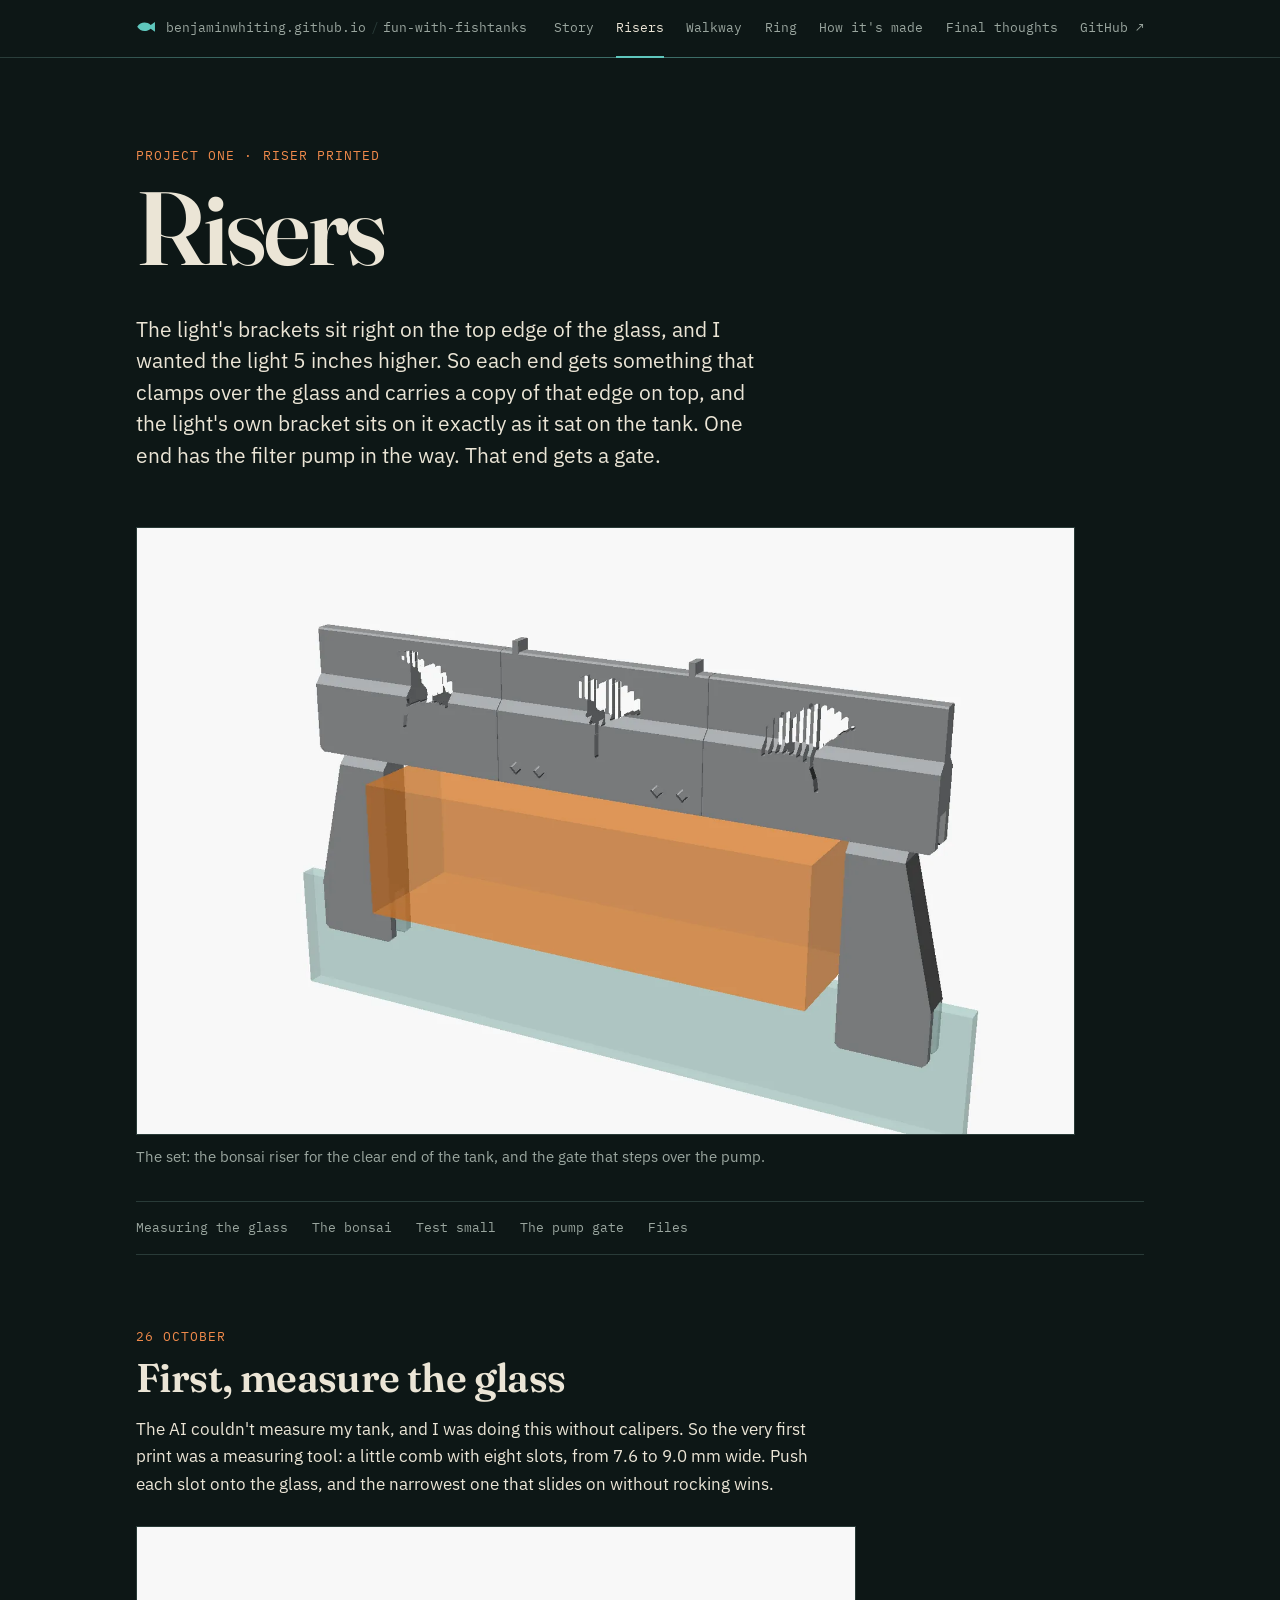
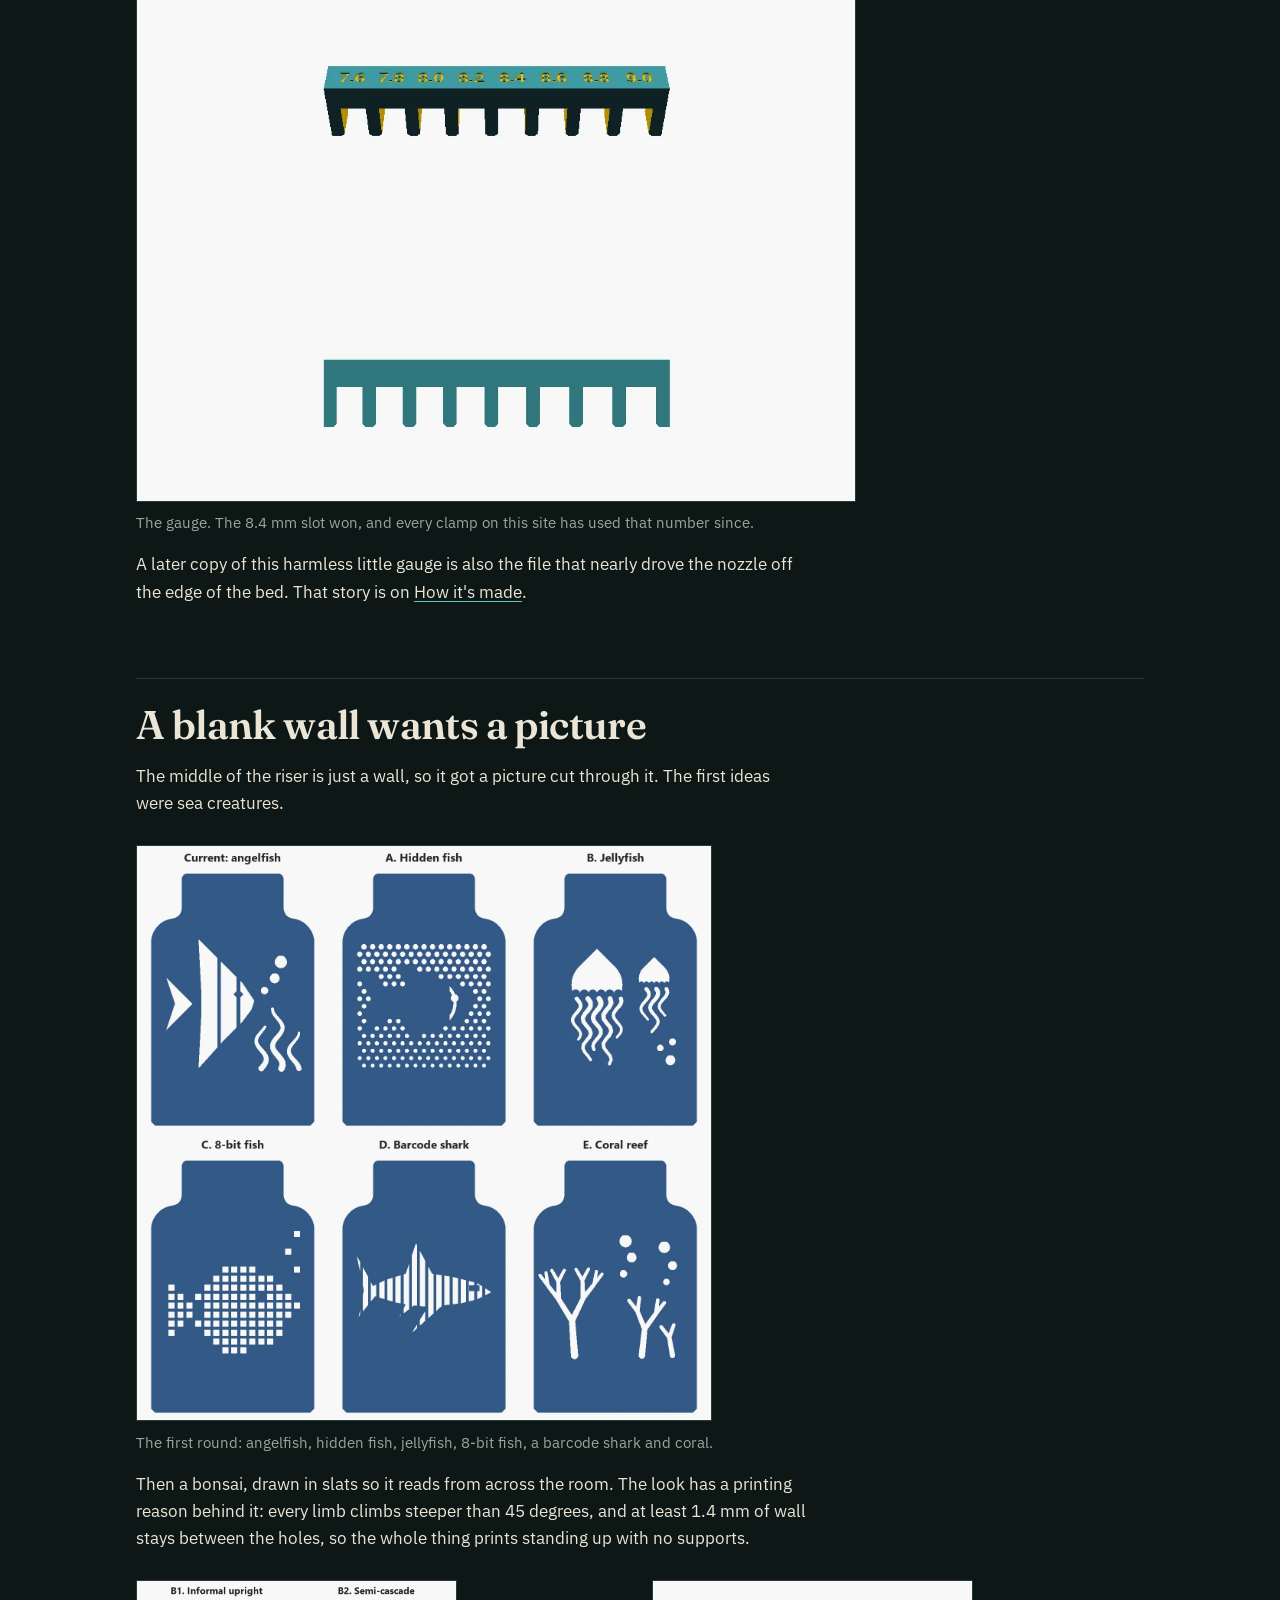
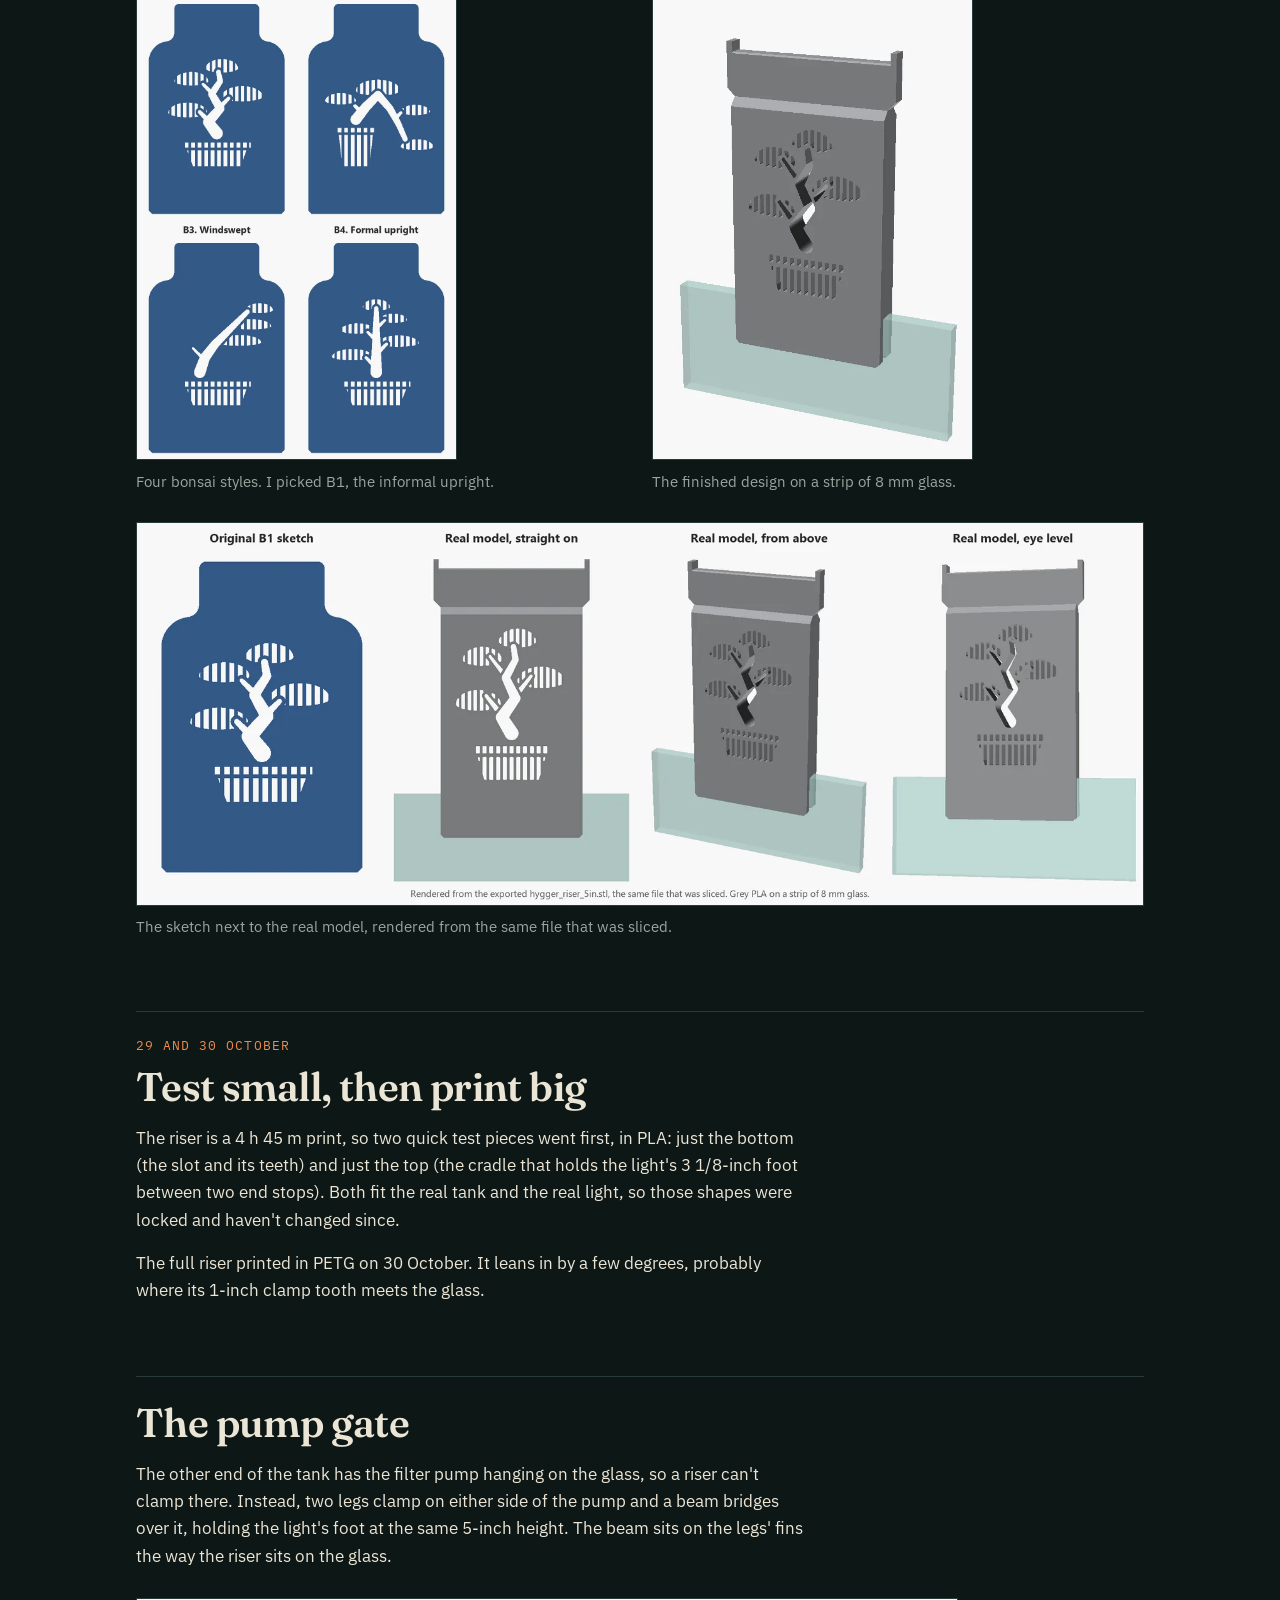
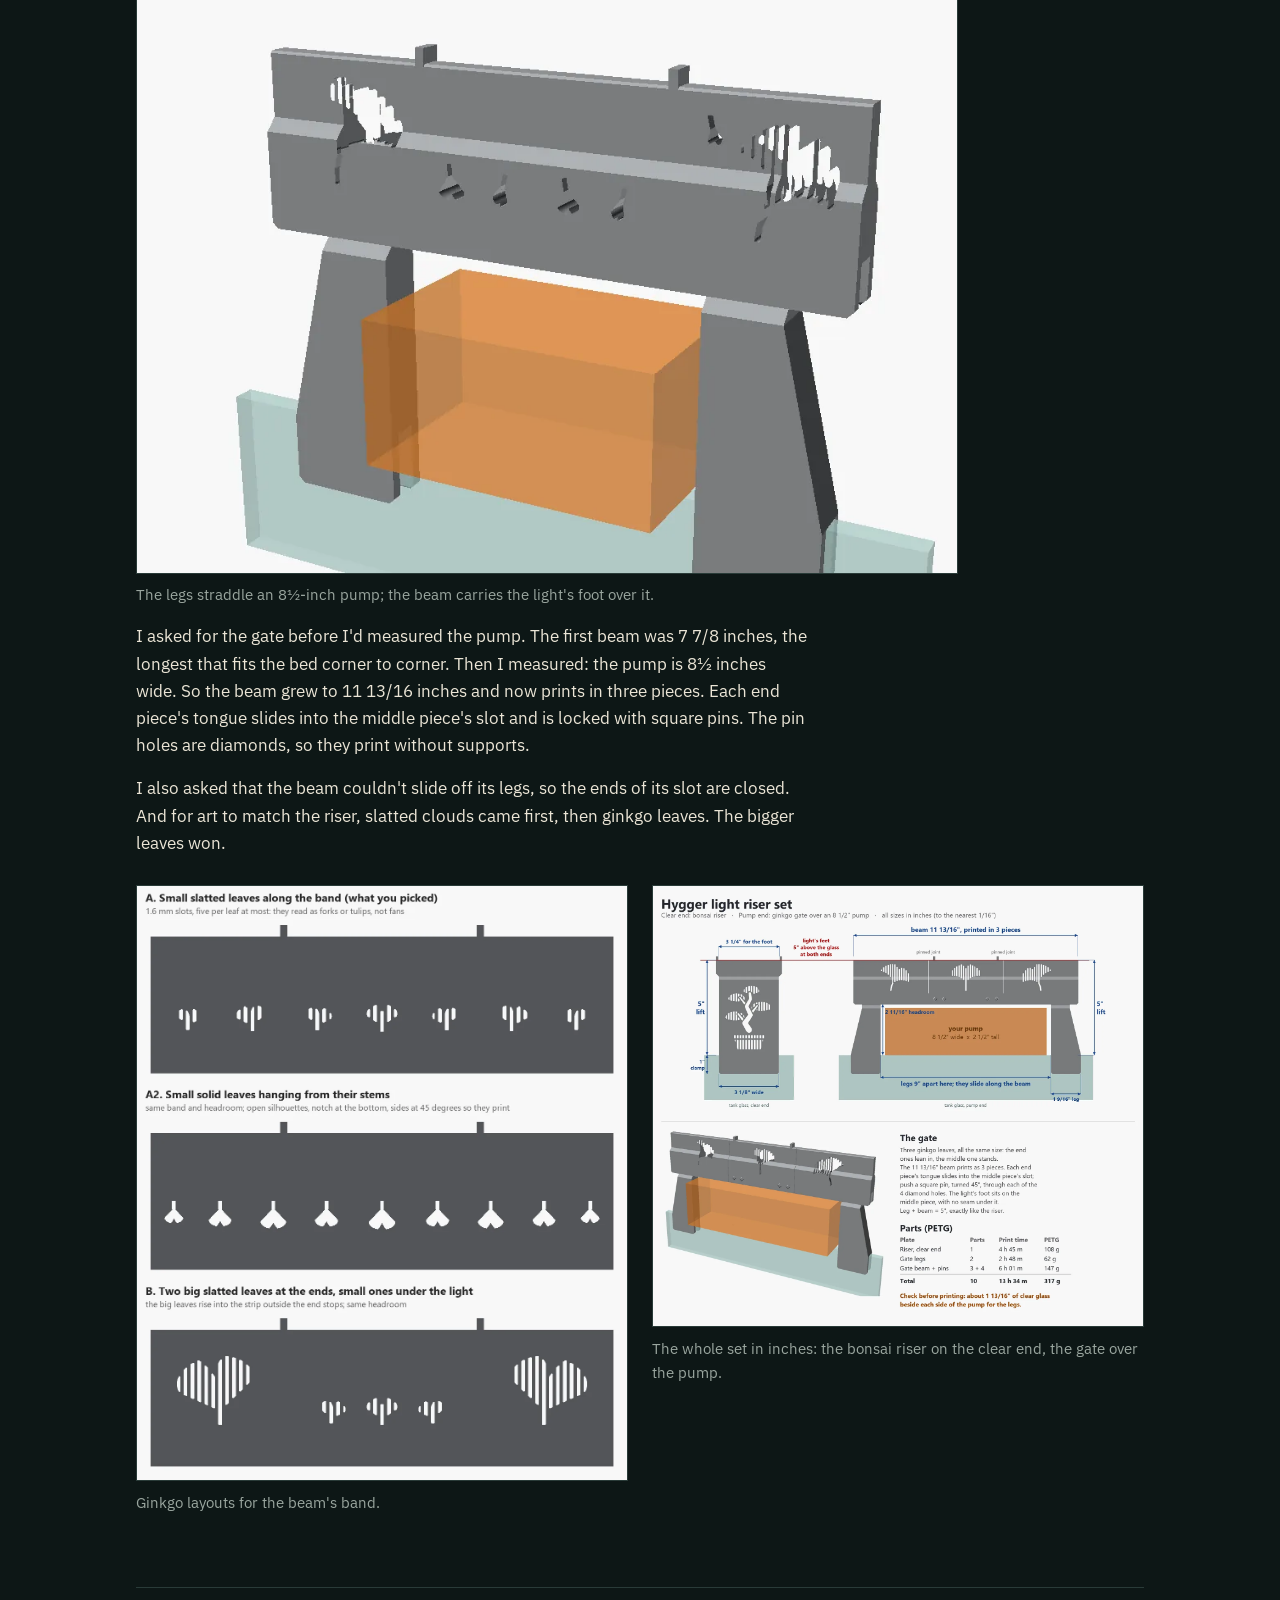
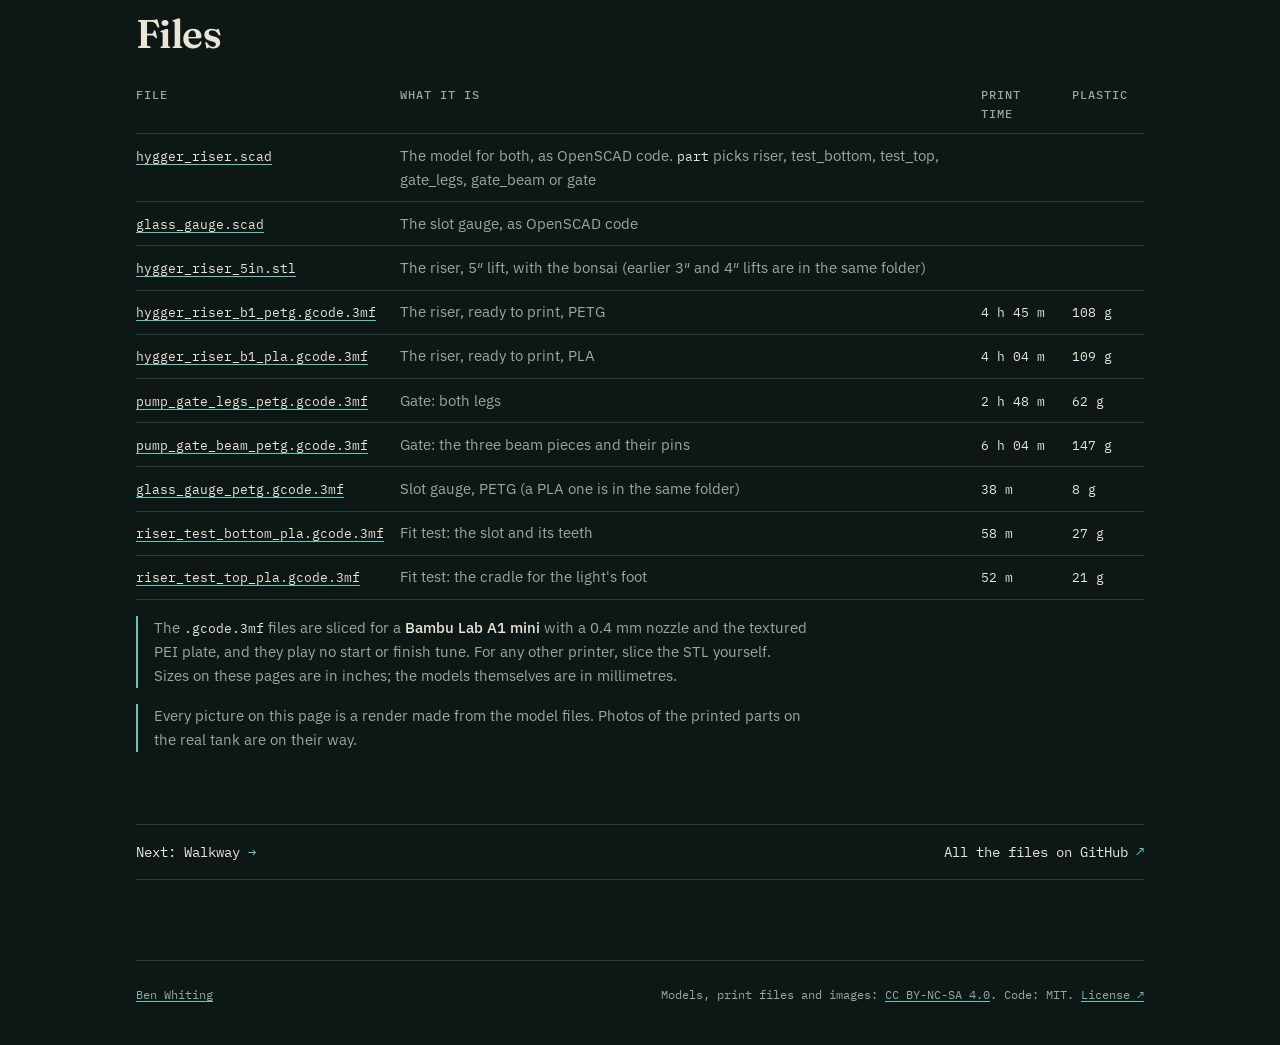
<file: docs/projects/risers.html>
<!doctype html>
<html lang="en">
<head>
<meta charset="utf-8">
<meta name="viewport" content="width=device-width, initial-scale=1">
<title>Risers · Fun with Fishtanks</title>
<meta name="description" content="3D-printed risers that lift a Hygger aquarium light 5 inches on a rimless tank: a bonsai riser and a gate over the filter pump.">
<meta property="og:title" content="Risers · Fun with Fishtanks">
<meta property="og:description" content="3D-printed risers that lift a Hygger aquarium light 5 inches on a rimless tank: a bonsai riser and a gate over the filter pump.">
<meta property="og:type" content="website">
<meta property="og:url" content="https://benjaminwhiting.github.io/fun-with-fishtanks/projects/risers.html">
<meta property="og:image" content="https://benjaminwhiting.github.io/fun-with-fishtanks/img/risers/gate-set.webp">
<meta name="color-scheme" content="dark">
<meta name="theme-color" content="#0d1716">
<link rel="icon" href="../assets/favicon.svg" type="image/svg+xml">
<link rel="preconnect" href="https://fonts.googleapis.com">
<link rel="preconnect" href="https://fonts.gstatic.com" crossorigin>
<link rel="stylesheet" href="https://fonts.googleapis.com/css2?family=Fraunces:opsz,wght@9..144,400..700&family=IBM+Plex+Mono:wght@400;500&family=IBM+Plex+Sans:wght@400;500;600&display=swap">
<link rel="stylesheet" href="../assets/site.css">
</head>
<body>
<a class="skip-link" href="#main">Skip to the content</a>
<header class="masthead"><div class="masthead-inner wrap">
<p class="masthead-mark"><svg viewBox="0 0 34 22" aria-hidden="true"><path d="M2 11c5-8 15-9 22-3l7-5v16l-7-5c-7 6-17 5-22-3z"/></svg><a href="https://benjaminwhiting.github.io/">benjaminwhiting.github.io</a><span>/</span><a href="../index.html">fun-with-fishtanks</a></p>
<nav class="tabs" aria-label="Site"><a href="../index.html">Story</a><a href="../projects/risers.html" aria-current="page">Risers</a><a href="../projects/walkway.html">Walkway</a><a href="../projects/ring.html">Ring</a><a href="../how-its-made.html"><span class="long">How it's made</span><span class="short" aria-hidden="true">How</span></a><a href="../final-thoughts.html"><span class="long">Final thoughts</span><span class="short" aria-hidden="true">Thoughts</span></a><a class="away" href="https://github.com/BenjaminWhiting/fun-with-fishtanks">GitHub <span aria-hidden="true">↗</span></a></nav>
</div></header>
<main id="main">
<div class="hero wrap">
<p class="eyebrow">Project one · Riser printed</p>
<h1>Risers</h1>
<p class="lede">The light's brackets sit right on the top edge of the glass, and I wanted the light 5 inches higher. So each end gets something that clamps over the glass and carries a copy of that edge on top, and the light's own bracket sits on it exactly as it sat on the tank. One end has the filter pump in the way. That end gets a gate.</p>
</div>
<figure class="plate wrap"><img src="../img/risers/gate-set.webp" alt="A grey riser and a gate with ginkgo leaves over an orange pump"><figcaption>The set: the bonsai riser for the clear end of the tank, and the gate that steps over the pump.</figcaption></figure>
<div class="story wrap">
<p class="toc"><a href="#gauge">Measuring the glass</a><a href="#bonsai">The bonsai</a><a href="#tests">Test small</a><a href="#gate">The pump gate</a><a href="#files">Files</a></p><p class="kicker">26 October</p><h2 id="gauge">First, measure the glass</h2><p>The AI couldn't measure my tank, and I was doing this without calipers. So the very first print was a measuring tool: a little comb with eight slots, from 7.6 to 9.0 mm wide. Push each slot onto the glass, and the narrowest one that slides on without rocking wins.</p><figure><img src="../img/risers/gauge.webp" alt="A flat comb with eight numbered slots" loading="lazy"><figcaption>The gauge. The 8.4 mm slot won, and every clamp on this site has used that number since.</figcaption></figure><p>A later copy of this harmless little gauge is also the file that nearly drove the nozzle off the edge of the bed. That story is on <a href="../how-its-made.html">How it's made</a>.</p><h2 id="bonsai">A blank wall wants a picture</h2><p>The middle of the riser is just a wall, so it got a picture cut through it. The first ideas were sea creatures.</p><figure><img src="../img/risers/art-ideas.webp" alt="The first round: angelfish, hidden fish, jellyfish, 8-bit fish, a barcode shark and coral." loading="lazy"><figcaption>The first round: angelfish, hidden fish, jellyfish, 8-bit fish, a barcode shark and coral.</figcaption></figure><p>Then a bonsai, drawn in slats so it reads from across the room. The look has a printing reason behind it: every limb climbs steeper than 45 degrees, and at least 1.4 mm of wall stays between the holes, so the whole thing prints standing up with no supports.</p><div class="pair"><figure class="tall"><img src="../img/risers/bonsai-options.webp" alt="Four bonsai styles. I picked B1, the informal upright." loading="lazy"><figcaption>Four bonsai styles. I picked B1, the informal upright.</figcaption></figure><figure class="tall"><img src="../img/risers/riser.webp" alt="The finished design on a strip of 8 mm glass." loading="lazy"><figcaption>The finished design on a strip of 8 mm glass.</figcaption></figure></div><figure><img src="../img/risers/b1-mockup.webp" alt="The sketch next to the real model, rendered from the same file that was sliced." loading="lazy"><figcaption>The sketch next to the real model, rendered from the same file that was sliced.</figcaption></figure><p class="kicker">29 and 30 October</p><h2 id="tests">Test small, then print big</h2><p>The riser is a 4 h 45 m print, so two quick test pieces went first, in PLA: just the bottom (the slot and its teeth) and just the top (the cradle that holds the light's 3 1/8-inch foot between two end stops). Both fit the real tank and the real light, so those shapes were locked and haven't changed since.</p><p>The full riser printed in PETG on 30 October. It leans in by a few degrees, probably where its 1-inch clamp tooth meets the glass.</p><h2 id="gate">The pump gate</h2><p>The other end of the tank has the filter pump hanging on the glass, so a riser can't clamp there. Instead, two legs clamp on either side of the pump and a beam bridges over it, holding the light's foot at the same 5-inch height. The beam sits on the legs' fins the way the riser sits on the glass.</p><figure><img src="../img/risers/gate.webp" alt="The legs straddle an 8&amp;frac12;-inch pump; the beam carries the light&#x27;s foot over it." loading="lazy"><figcaption>The legs straddle an 8&frac12;-inch pump; the beam carries the light's foot over it.</figcaption></figure><p>I asked for the gate before I'd measured the pump. The first beam was 7 7/8 inches, the longest that fits the bed corner to corner. Then I measured: the pump is 8&frac12; inches wide. So the beam grew to 11 13/16 inches and now prints in three pieces. Each end piece's tongue slides into the middle piece's slot and is locked with square pins. The pin holes are diamonds, so they print without supports.</p><p>I also asked that the beam couldn't slide off its legs, so the ends of its slot are closed. And for art to match the riser, slatted clouds came first, then ginkgo leaves. The bigger leaves won.</p><div class="pair"><figure><img src="../img/risers/ginkgo-options.webp" alt="Ginkgo layouts for the beam&#x27;s band." loading="lazy"><figcaption>Ginkgo layouts for the beam's band.</figcaption></figure><figure><img src="../img/risers/set-diagram.webp" alt="The whole set in inches: the bonsai riser on the clear end, the gate over the pump." loading="lazy"><figcaption>The whole set in inches: the bonsai riser on the clear end, the gate over the pump.</figcaption></figure></div><h2 id="files">Files</h2><div class="table-wrap"><table><thead><tr><th>File</th><th>What it is</th><th>Print time</th><th>Plastic</th></tr></thead><tbody><tr><td><a href="https://github.com/BenjaminWhiting/fun-with-fishtanks/blob/main/projects/risers/hygger_riser.scad">hygger_riser.scad</a></td><td>The model for both, as OpenSCAD code. <code>part</code> picks riser, test_bottom, test_top, gate_legs, gate_beam or gate</td><td class="num"></td><td class="num"></td></tr><tr><td><a href="https://github.com/BenjaminWhiting/fun-with-fishtanks/blob/main/projects/risers/glass_gauge.scad">glass_gauge.scad</a></td><td>The slot gauge, as OpenSCAD code</td><td class="num"></td><td class="num"></td></tr><tr><td><a href="https://github.com/BenjaminWhiting/fun-with-fishtanks/blob/main/projects/risers/stl/hygger_riser_5in.stl">hygger_riser_5in.stl</a></td><td>The riser, 5&Prime; lift, with the bonsai (earlier 3&Prime; and 4&Prime; lifts are in the same folder)</td><td class="num"></td><td class="num"></td></tr><tr><td><a href="https://github.com/BenjaminWhiting/fun-with-fishtanks/blob/main/projects/risers/print/hygger_riser_b1_petg.gcode.3mf">hygger_riser_b1_petg.gcode.3mf</a></td><td>The riser, ready to print, PETG</td><td class="num">4 h 45 m</td><td class="num">108 g</td></tr><tr><td><a href="https://github.com/BenjaminWhiting/fun-with-fishtanks/blob/main/projects/risers/print/hygger_riser_b1_pla.gcode.3mf">hygger_riser_b1_pla.gcode.3mf</a></td><td>The riser, ready to print, PLA</td><td class="num">4 h 04 m</td><td class="num">109 g</td></tr><tr><td><a href="https://github.com/BenjaminWhiting/fun-with-fishtanks/blob/main/projects/risers/print/pump_gate_legs_petg.gcode.3mf">pump_gate_legs_petg.gcode.3mf</a></td><td>Gate: both legs</td><td class="num">2 h 48 m</td><td class="num">62 g</td></tr><tr><td><a href="https://github.com/BenjaminWhiting/fun-with-fishtanks/blob/main/projects/risers/print/pump_gate_beam_petg.gcode.3mf">pump_gate_beam_petg.gcode.3mf</a></td><td>Gate: the three beam pieces and their pins</td><td class="num">6 h 04 m</td><td class="num">147 g</td></tr><tr><td><a href="https://github.com/BenjaminWhiting/fun-with-fishtanks/blob/main/projects/risers/print/glass_gauge_petg.gcode.3mf">glass_gauge_petg.gcode.3mf</a></td><td>Slot gauge, PETG (a PLA one is in the same folder)</td><td class="num">38 m</td><td class="num">8 g</td></tr><tr><td><a href="https://github.com/BenjaminWhiting/fun-with-fishtanks/blob/main/projects/risers/print/riser_test_bottom_pla.gcode.3mf">riser_test_bottom_pla.gcode.3mf</a></td><td>Fit test: the slot and its teeth</td><td class="num">58 m</td><td class="num">27 g</td></tr><tr><td><a href="https://github.com/BenjaminWhiting/fun-with-fishtanks/blob/main/projects/risers/print/riser_test_top_pla.gcode.3mf">riser_test_top_pla.gcode.3mf</a></td><td>Fit test: the cradle for the light's foot</td><td class="num">52 m</td><td class="num">21 g</td></tr></tbody></table></div><p class="note">The <code>.gcode.3mf</code> files are sliced for a <strong>Bambu Lab A1 mini</strong> with a 0.4 mm nozzle and the textured PEI plate, and they play no start or finish tune. For any other printer, slice the STL yourself. Sizes on these pages are in inches; the models themselves are in millimetres.</p><p class="note">Every picture on this page is a render made from the model files. Photos of the printed parts on the real tank are on their way.</p>
<p class="onward"><a href="../projects/walkway.html">Next: Walkway <span aria-hidden="true">→</span></a><a href="https://github.com/BenjaminWhiting/fun-with-fishtanks">All the files on GitHub <span aria-hidden="true">↗</span></a></p>
</div>
</main>
<footer class="wrap"><div class="colophon">
<p><a href="https://benjaminwhiting.github.io/">Ben Whiting</a></p>
<p>Models, print files and images: <a href="https://creativecommons.org/licenses/by-nc-sa/4.0/">CC BY-NC-SA 4.0</a>. Code: MIT. <a href="https://github.com/BenjaminWhiting/fun-with-fishtanks/blob/main/LICENSE.md">License <span aria-hidden="true">↗</span></a></p>
</div></footer>
</body>
</html>
</file>
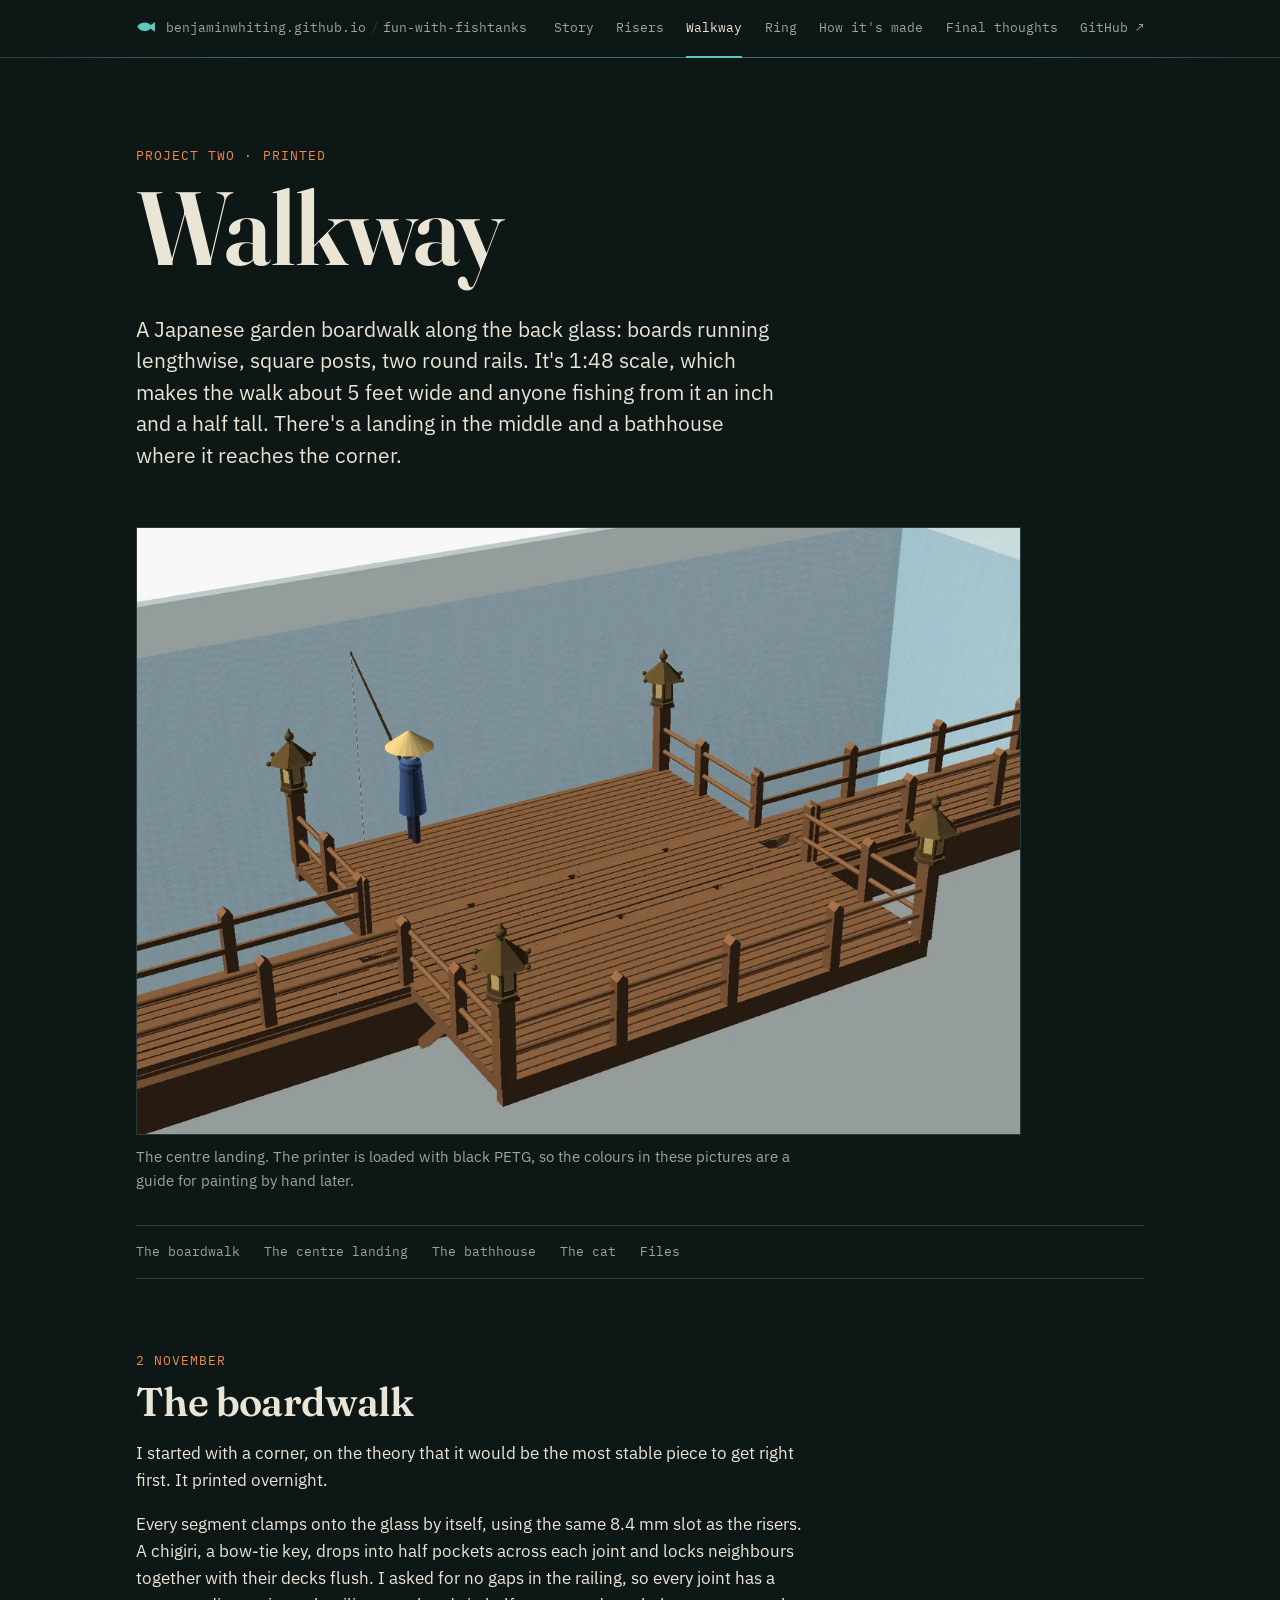
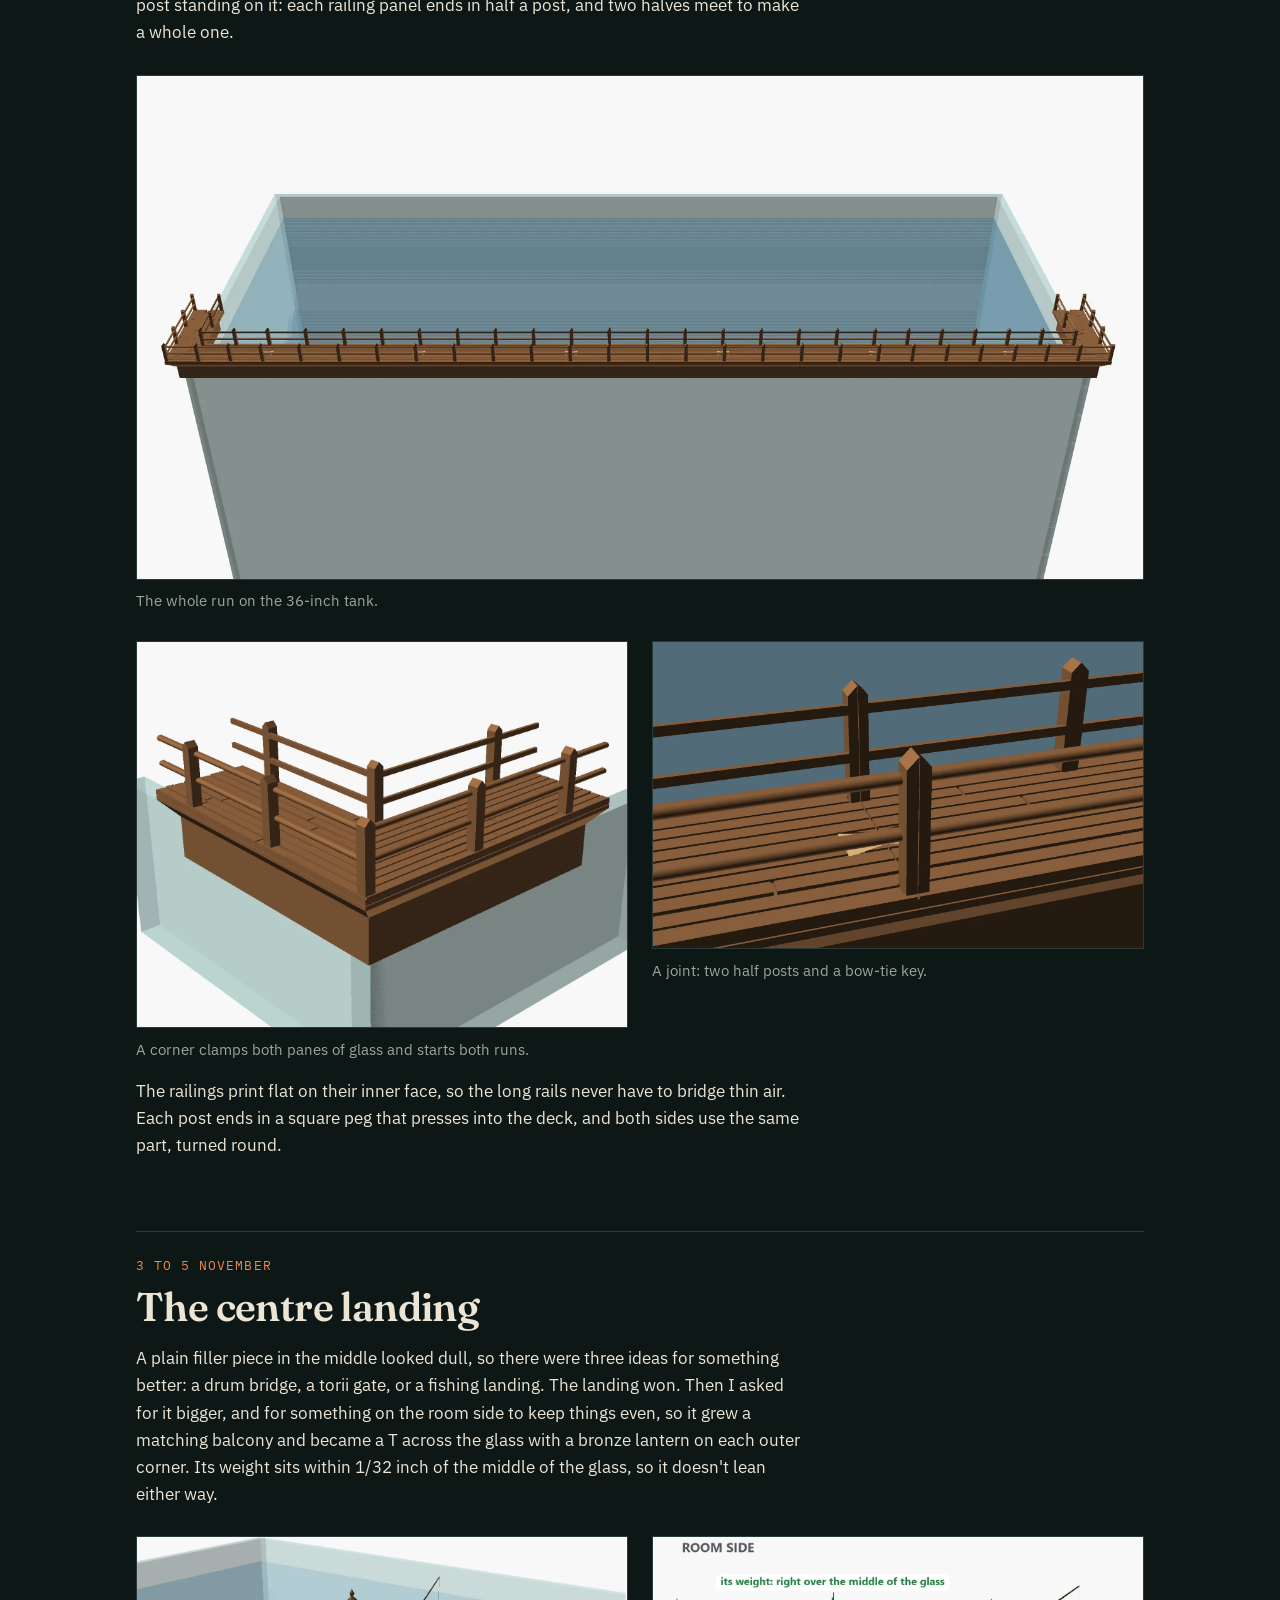
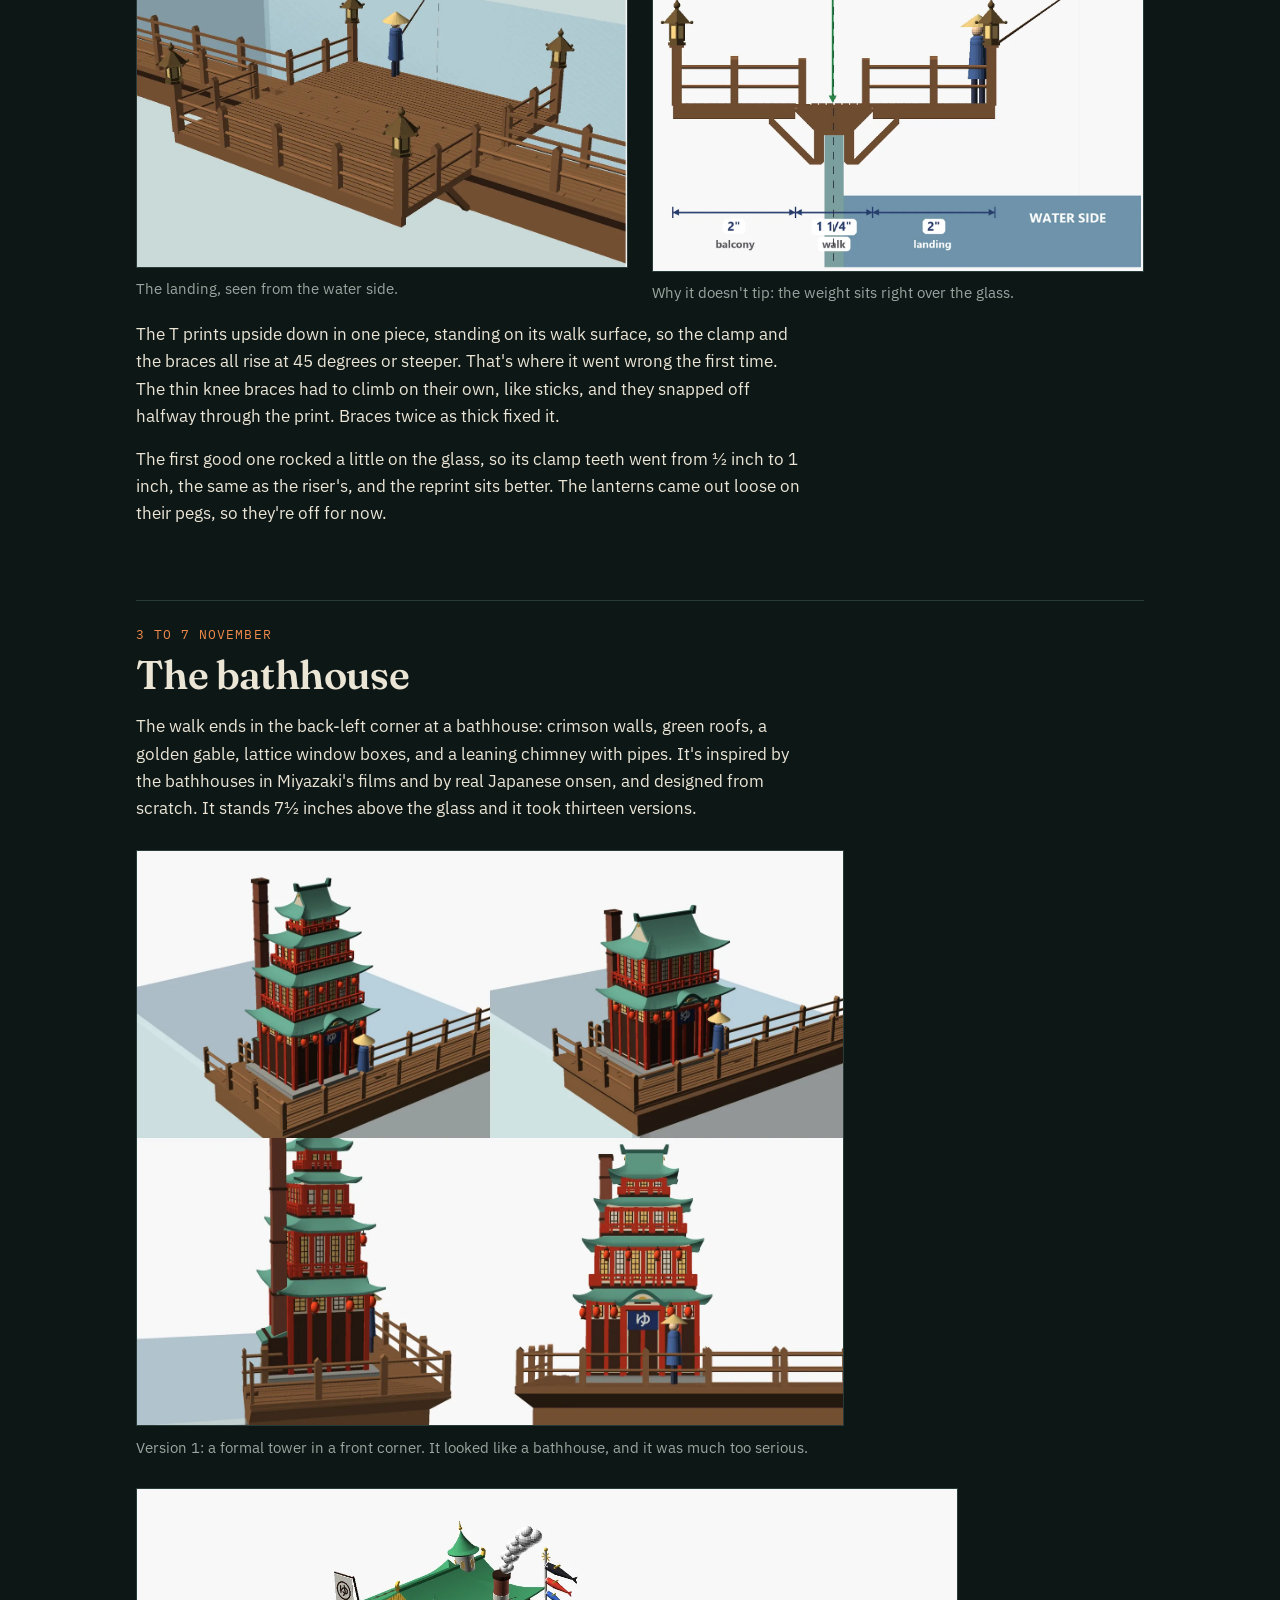
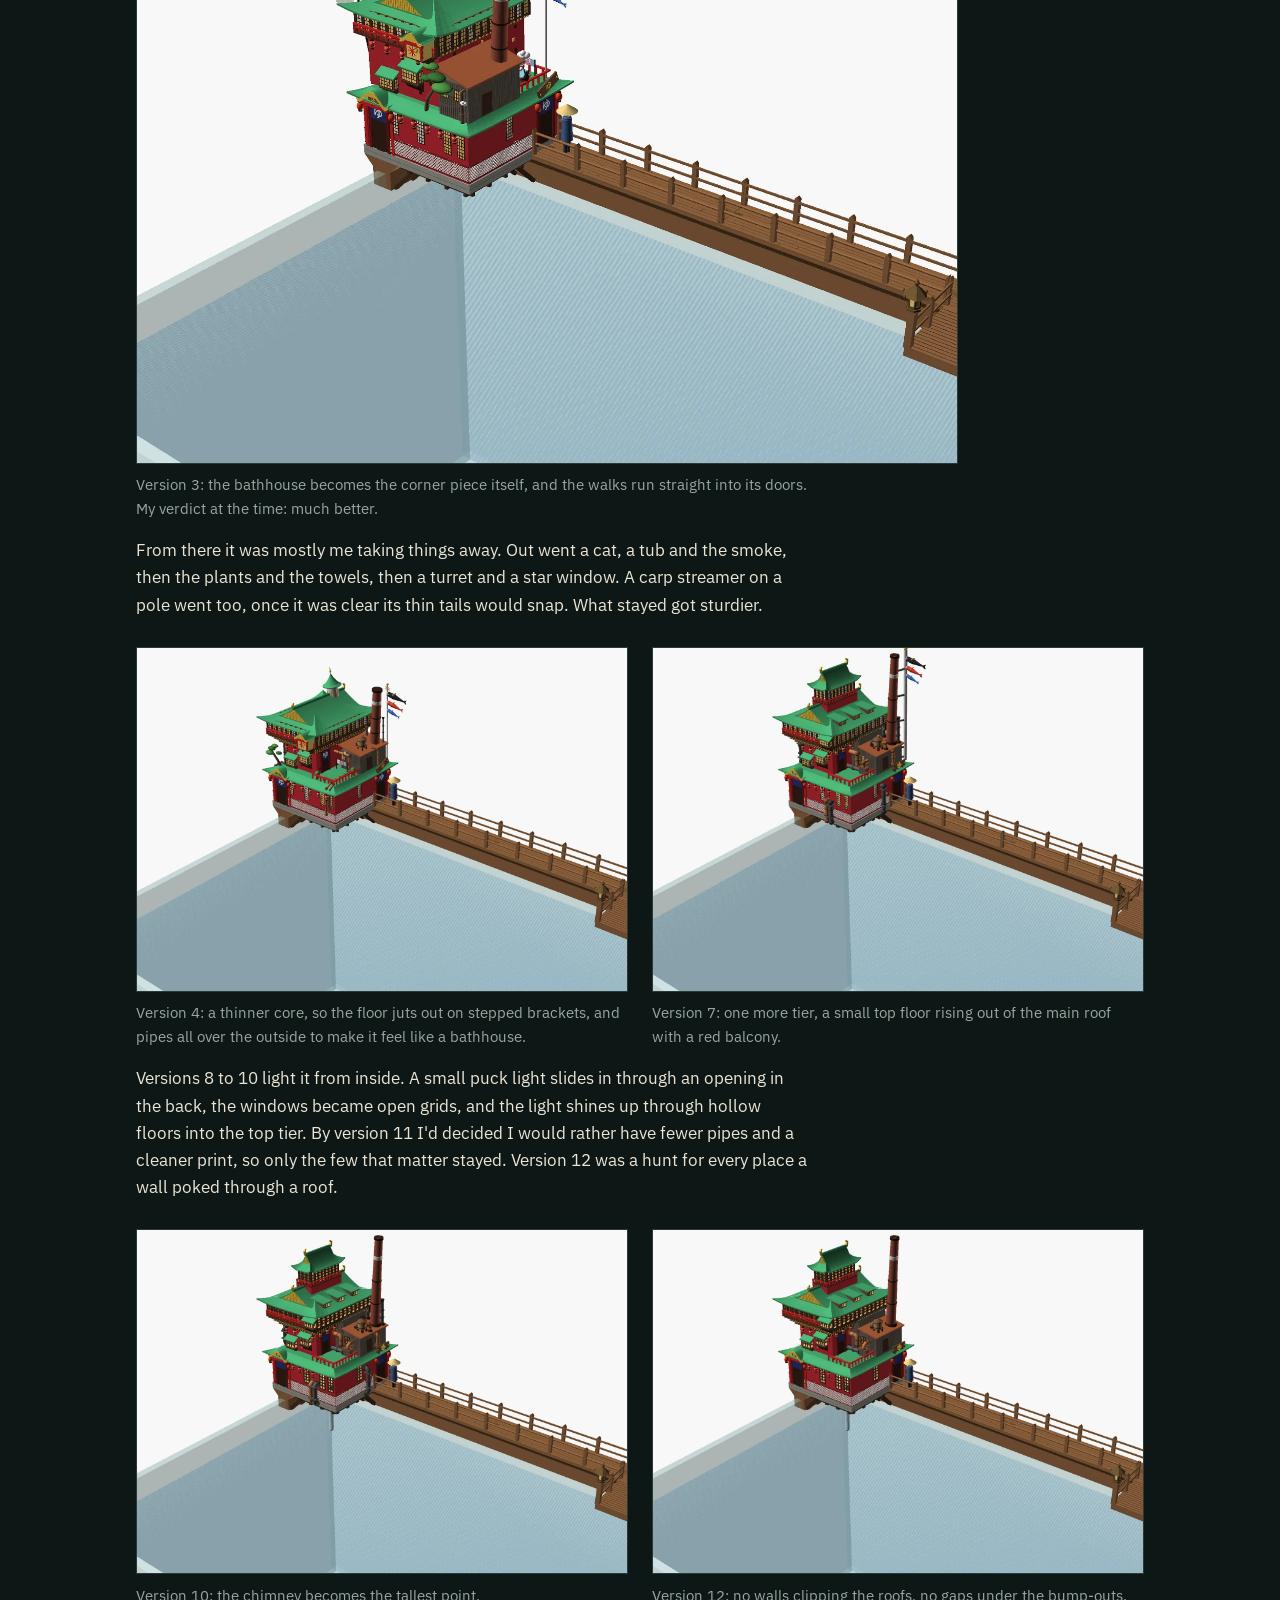
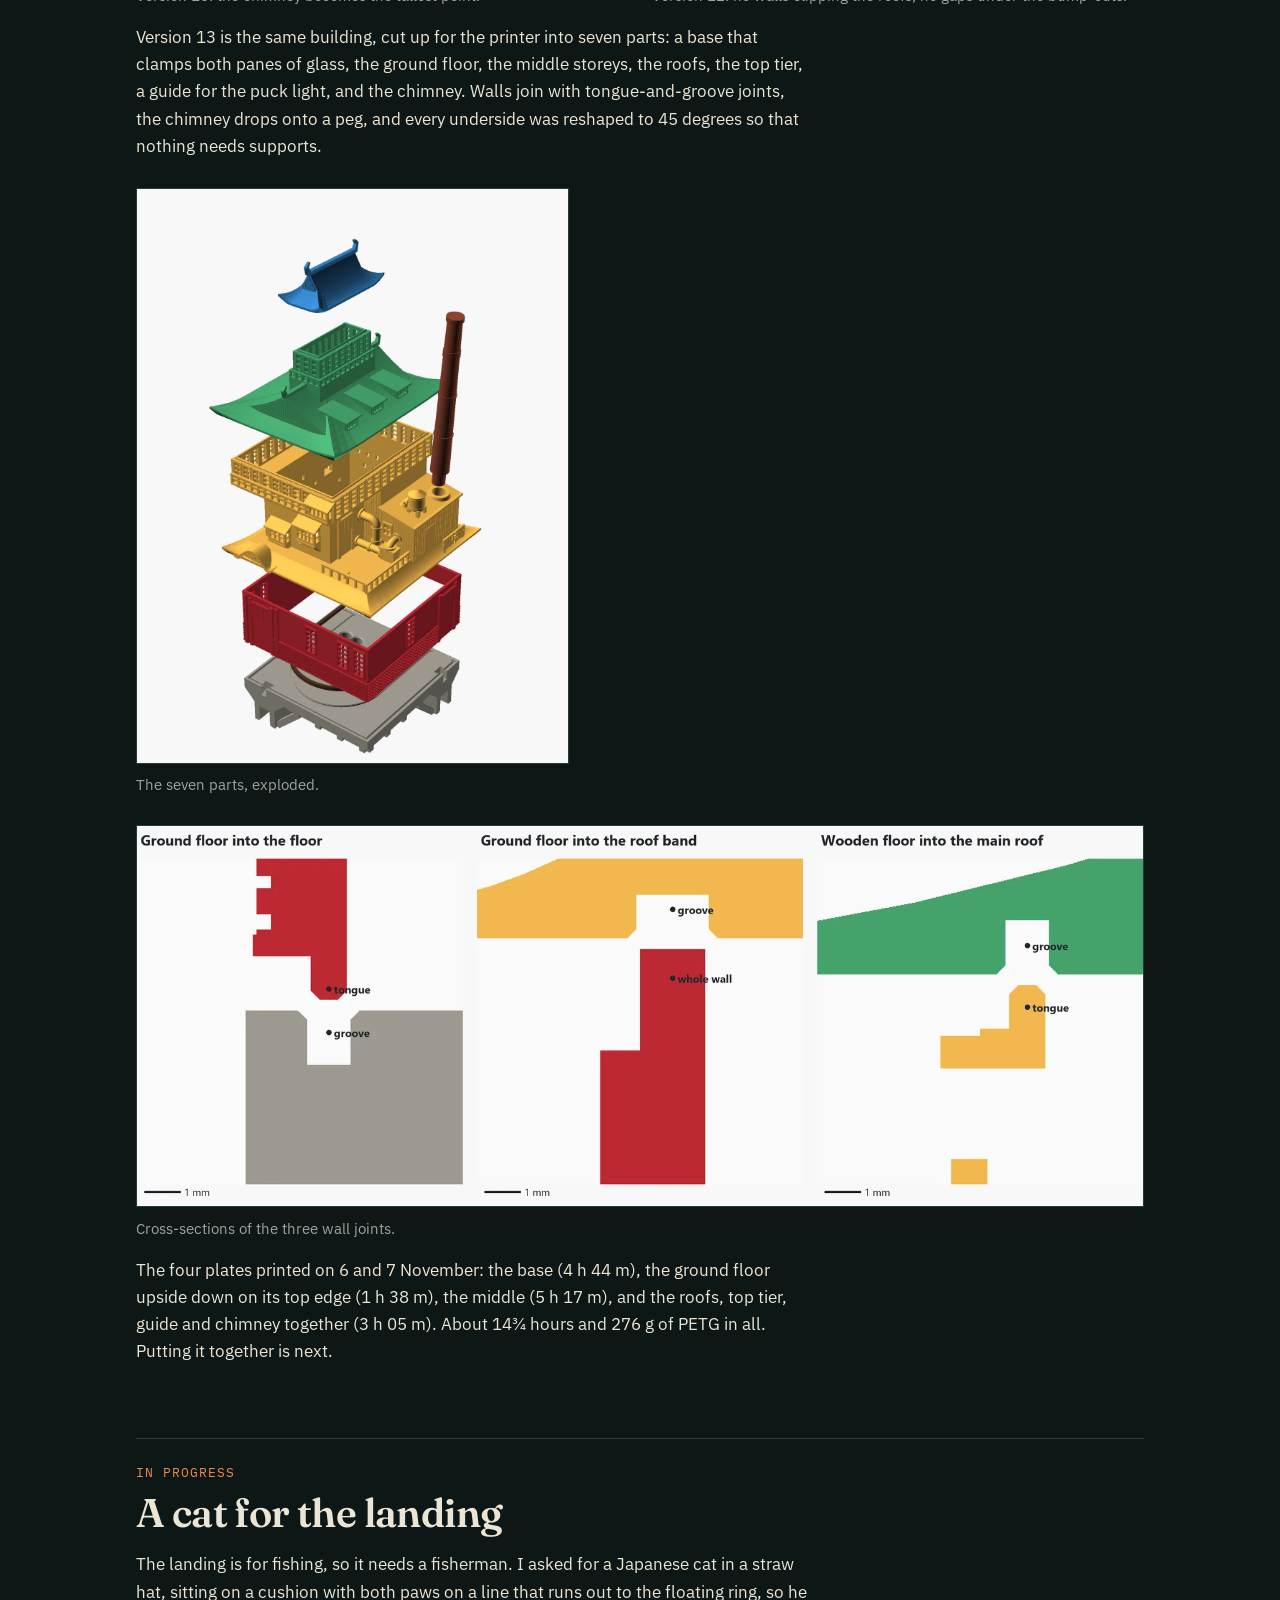
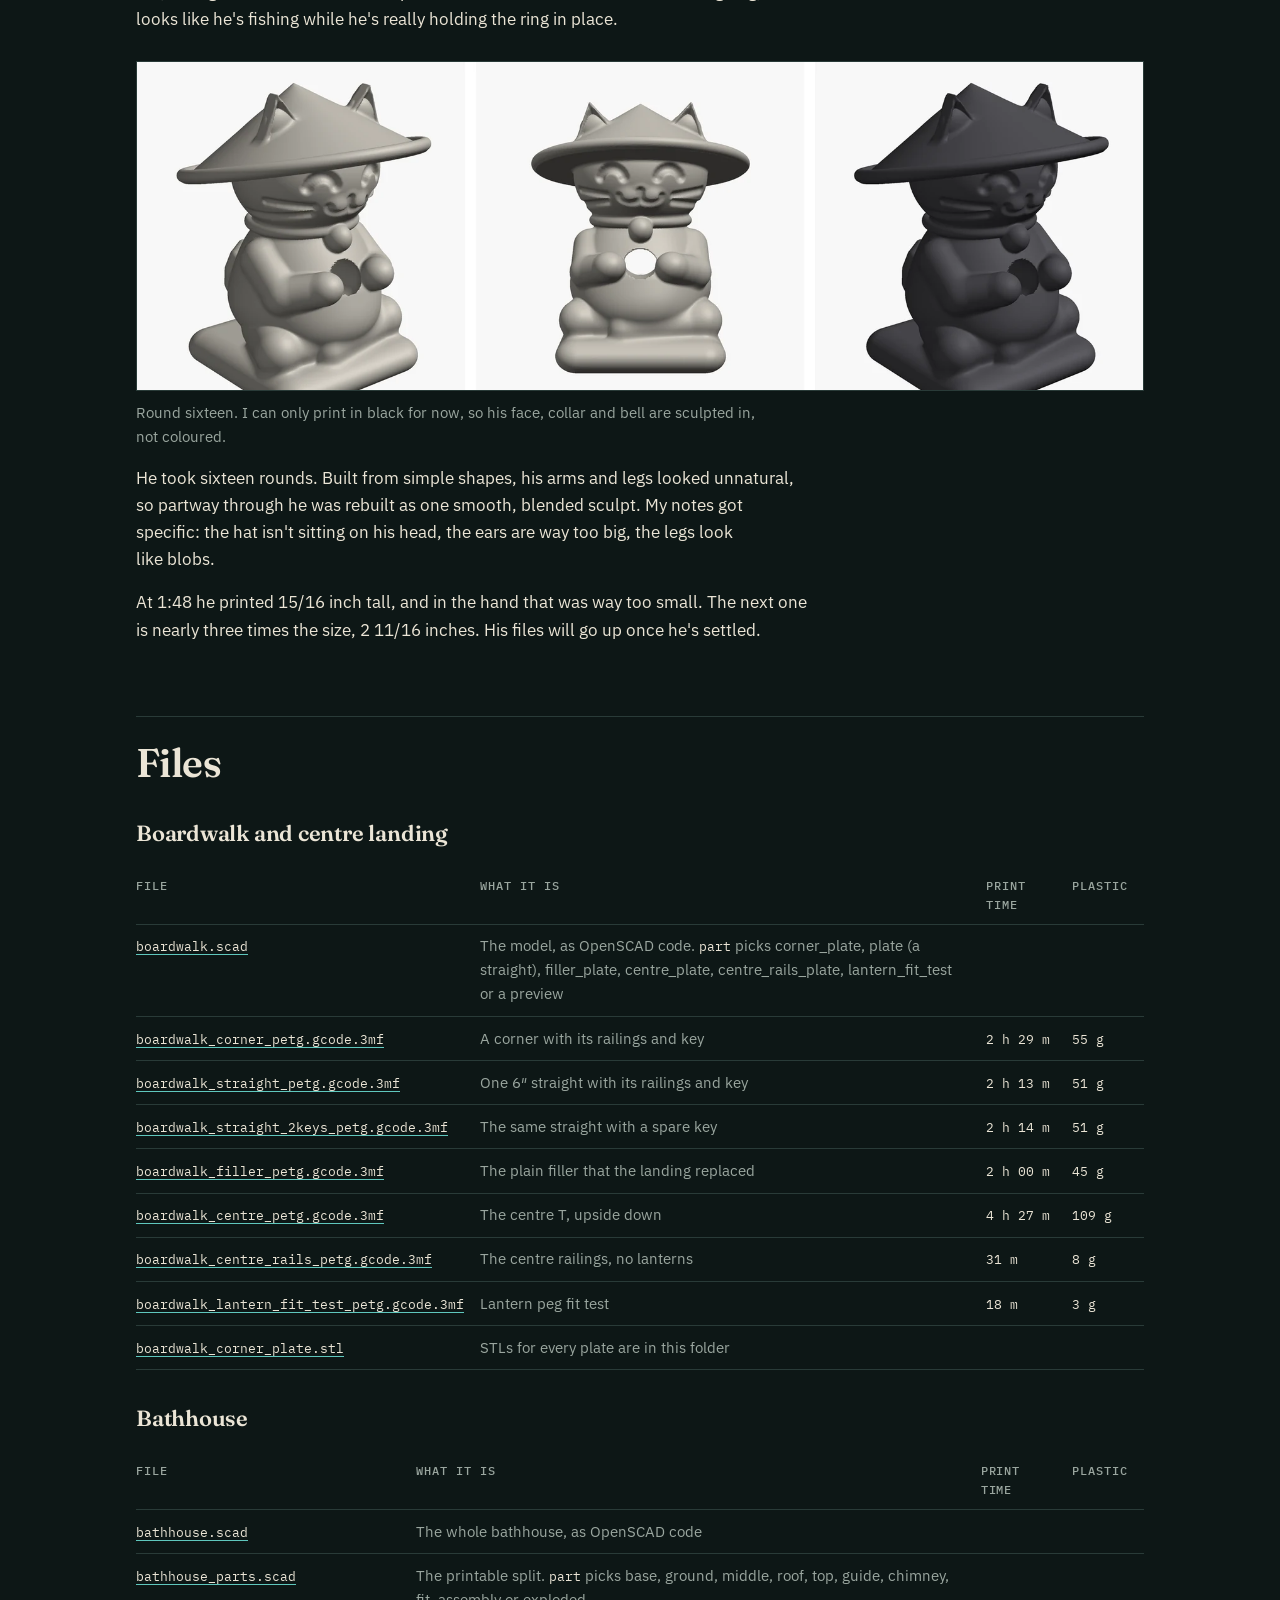
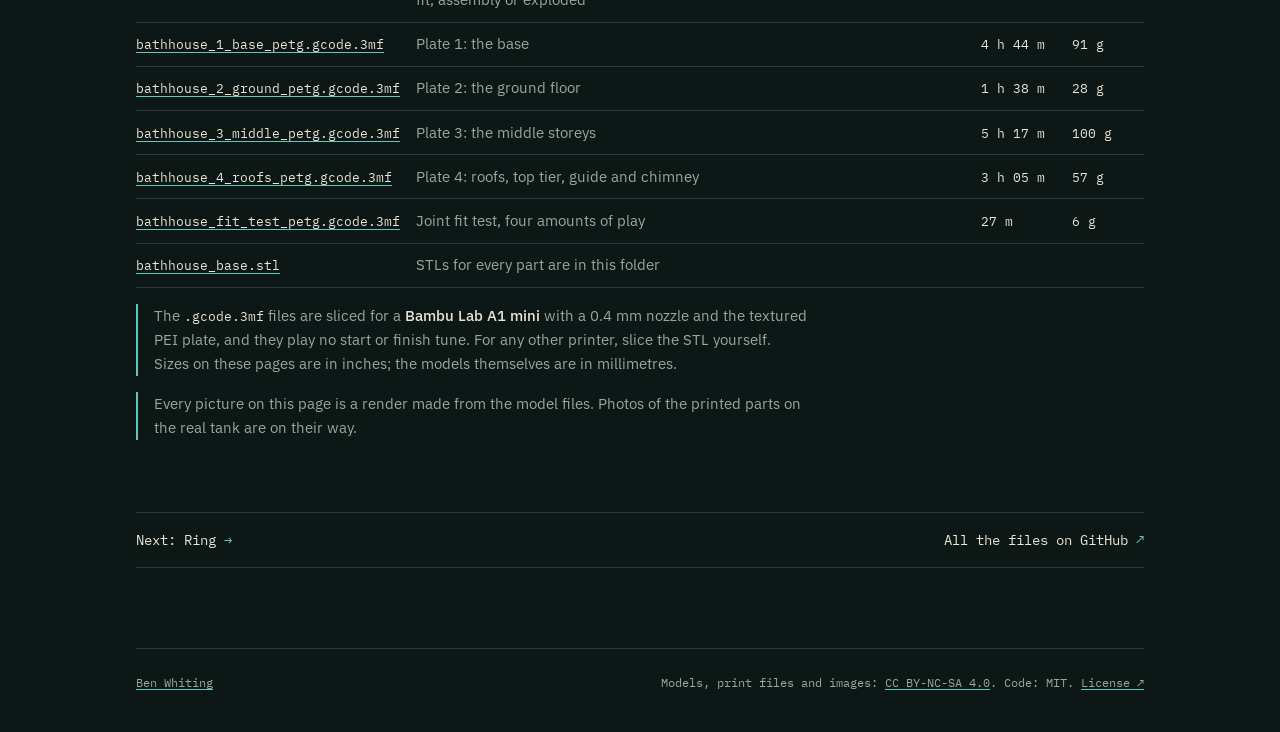
<file: docs/projects/walkway.html>
<!doctype html>
<html lang="en">
<head>
<meta charset="utf-8">
<meta name="viewport" content="width=device-width, initial-scale=1">
<title>Walkway · Fun with Fishtanks</title>
<meta name="description" content="A 1:48 Japanese garden boardwalk that clips onto aquarium glass, with a fishing landing, a crooked bathhouse and a cat.">
<meta property="og:title" content="Walkway · Fun with Fishtanks">
<meta property="og:description" content="A 1:48 Japanese garden boardwalk that clips onto aquarium glass, with a fishing landing, a crooked bathhouse and a cat.">
<meta property="og:type" content="website">
<meta property="og:url" content="https://benjaminwhiting.github.io/fun-with-fishtanks/projects/walkway.html">
<meta property="og:image" content="https://benjaminwhiting.github.io/fun-with-fishtanks/img/walkway/centre.webp">
<meta name="color-scheme" content="dark">
<meta name="theme-color" content="#0d1716">
<link rel="icon" href="../assets/favicon.svg" type="image/svg+xml">
<link rel="preconnect" href="https://fonts.googleapis.com">
<link rel="preconnect" href="https://fonts.gstatic.com" crossorigin>
<link rel="stylesheet" href="https://fonts.googleapis.com/css2?family=Fraunces:opsz,wght@9..144,400..700&family=IBM+Plex+Mono:wght@400;500&family=IBM+Plex+Sans:wght@400;500;600&display=swap">
<link rel="stylesheet" href="../assets/site.css">
</head>
<body>
<a class="skip-link" href="#main">Skip to the content</a>
<header class="masthead"><div class="masthead-inner wrap">
<p class="masthead-mark"><svg viewBox="0 0 34 22" aria-hidden="true"><path d="M2 11c5-8 15-9 22-3l7-5v16l-7-5c-7 6-17 5-22-3z"/></svg><a href="https://benjaminwhiting.github.io/">benjaminwhiting.github.io</a><span>/</span><a href="../index.html">fun-with-fishtanks</a></p>
<nav class="tabs" aria-label="Site"><a href="../index.html">Story</a><a href="../projects/risers.html">Risers</a><a href="../projects/walkway.html" aria-current="page">Walkway</a><a href="../projects/ring.html">Ring</a><a href="../how-its-made.html"><span class="long">How it's made</span><span class="short" aria-hidden="true">How</span></a><a href="../final-thoughts.html"><span class="long">Final thoughts</span><span class="short" aria-hidden="true">Thoughts</span></a><a class="away" href="https://github.com/BenjaminWhiting/fun-with-fishtanks">GitHub <span aria-hidden="true">↗</span></a></nav>
</div></header>
<main id="main">
<div class="hero wrap">
<p class="eyebrow">Project two · Printed</p>
<h1>Walkway</h1>
<p class="lede">A Japanese garden boardwalk along the back glass: boards running lengthwise, square posts, two round rails. It's 1:48 scale, which makes the walk about 5 feet wide and anyone fishing from it an inch and a half tall. There's a landing in the middle and a bathhouse where it reaches the corner.</p>
</div>
<figure class="plate wrap"><img src="../img/walkway/centre.webp" alt="A wooden landing with four lanterns and a fisherman"><figcaption>The centre landing. The printer is loaded with black PETG, so the colours in these pictures are a guide for painting by hand later.</figcaption></figure>
<div class="story wrap">
<p class="toc"><a href="#boardwalk">The boardwalk</a><a href="#centre">The centre landing</a><a href="#bathhouse">The bathhouse</a><a href="#cat">The cat</a><a href="#files">Files</a></p><p class="kicker">2 November</p><h2 id="boardwalk">The boardwalk</h2><p>I started with a corner, on the theory that it would be the most stable piece to get right first. It printed overnight.</p><p>Every segment clamps onto the glass by itself, using the same 8.4 mm slot as the risers. A chigiri, a bow-tie key, drops into half pockets across each joint and locks neighbours together with their decks flush. I asked for no gaps in the railing, so every joint has a post standing on it: each railing panel ends in half a post, and two halves meet to make a whole one.</p><figure><img src="../img/walkway/full.webp" alt="The whole run on the 36-inch tank." loading="lazy"><figcaption>The whole run on the 36-inch tank.</figcaption></figure><div class="pair"><figure><img src="../img/walkway/corner.webp" alt="A corner clamps both panes of glass and starts both runs." loading="lazy"><figcaption>A corner clamps both panes of glass and starts both runs.</figcaption></figure><figure><img src="../img/walkway/joint.webp" alt="A joint: two half posts and a bow-tie key." loading="lazy"><figcaption>A joint: two half posts and a bow-tie key.</figcaption></figure></div><p>The railings print flat on their inner face, so the long rails never have to bridge thin air. Each post ends in a square peg that presses into the deck, and both sides use the same part, turned round.</p><p class="kicker">3 to 5 November</p><h2 id="centre">The centre landing</h2><p>A plain filler piece in the middle looked dull, so there were three ideas for something better: a drum bridge, a torii gate, or a fishing landing. The landing won. Then I asked for it bigger, and for something on the room side to keep things even, so it grew a matching balcony and became a T across the glass with a bronze lantern on each outer corner. Its weight sits within 1/32 inch of the middle of the glass, so it doesn't lean either way.</p><div class="pair"><figure><img src="../img/walkway/centre-water.webp" alt="The landing, seen from the water side." loading="lazy"><figcaption>The landing, seen from the water side.</figcaption></figure><figure><img src="../img/walkway/centre-section.webp" alt="Why it doesn&#x27;t tip: the weight sits right over the glass." loading="lazy"><figcaption>Why it doesn't tip: the weight sits right over the glass.</figcaption></figure></div><p>The T prints upside down in one piece, standing on its walk surface, so the clamp and the braces all rise at 45 degrees or steeper. That's where it went wrong the first time. The thin knee braces had to climb on their own, like sticks, and they snapped off halfway through the print. Braces twice as thick fixed it.</p><p>The first good one rocked a little on the glass, so its clamp teeth went from &frac12; inch to 1 inch, the same as the riser's, and the reprint sits better. The lanterns came out loose on their pegs, so they're off for now.</p><p class="kicker">3 to 7 November</p><h2 id="bathhouse">The bathhouse</h2><p>The walk ends in the back-left corner at a bathhouse: crimson walls, green roofs, a golden gable, lattice window boxes, and a leaning chimney with pipes. It's inspired by the bathhouses in Miyazaki's films and by real Japanese onsen, and designed from scratch. It stands 7&frac12; inches above the glass and it took thirteen versions.</p><figure><img src="../img/walkway/bath-v1.webp" alt="Version 1: a formal tower in a front corner. It looked like a bathhouse, and it was much too serious." loading="lazy"><figcaption>Version 1: a formal tower in a front corner. It looked like a bathhouse, and it was much too serious.</figcaption></figure><figure><img src="../img/walkway/bath-v3.webp" alt="Version 3: the bathhouse becomes the corner piece itself, and the walks run straight into its doors. My verdict at the time: much better." loading="lazy"><figcaption>Version 3: the bathhouse becomes the corner piece itself, and the walks run straight into its doors. My verdict at the time: much better.</figcaption></figure><p>From there it was mostly me taking things away. Out went a cat, a tub and the smoke, then the plants and the towels, then a turret and a star window. A carp streamer on a pole went too, once it was clear its thin tails would snap. What stayed got sturdier.</p><div class="pair"><figure><img src="../img/walkway/bath-v4.webp" alt="Version 4: a thinner core, so the floor juts out on stepped brackets, and pipes all over the outside to make it feel like a bathhouse." loading="lazy"><figcaption>Version 4: a thinner core, so the floor juts out on stepped brackets, and pipes all over the outside to make it feel like a bathhouse.</figcaption></figure><figure><img src="../img/walkway/bath-v7.webp" alt="Version 7: one more tier, a small top floor rising out of the main roof with a red balcony." loading="lazy"><figcaption>Version 7: one more tier, a small top floor rising out of the main roof with a red balcony.</figcaption></figure></div><p>Versions 8 to 10 light it from inside. A small puck light slides in through an opening in the back, the windows became open grids, and the light shines up through hollow floors into the top tier. By version 11 I'd decided I would rather have fewer pipes and a cleaner print, so only the few that matter stayed. Version 12 was a hunt for every place a wall poked through a roof.</p><div class="pair"><figure><img src="../img/walkway/bath-v10.webp" alt="Version 10: the chimney becomes the tallest point." loading="lazy"><figcaption>Version 10: the chimney becomes the tallest point.</figcaption></figure><figure><img src="../img/walkway/bath-v12.webp" alt="Version 12: no walls clipping the roofs, no gaps under the bump-outs." loading="lazy"><figcaption>Version 12: no walls clipping the roofs, no gaps under the bump-outs.</figcaption></figure></div><p>Version 13 is the same building, cut up for the printer into seven parts: a base that clamps both panes of glass, the ground floor, the middle storeys, the roofs, the top tier, a guide for the puck light, and the chimney. Walls join with tongue-and-groove joints, the chimney drops onto a peg, and every underside was reshaped to 45 degrees so that nothing needs supports.</p><figure class="tall"><img src="../img/walkway/bath-parts.webp" alt="The seven parts, exploded." loading="lazy"><figcaption>The seven parts, exploded.</figcaption></figure><figure><img src="../img/walkway/bath-joint.webp" alt="Cross-sections of the three wall joints." loading="lazy"><figcaption>Cross-sections of the three wall joints.</figcaption></figure><p>The four plates printed on 6 and 7 November: the base (4 h 44 m), the ground floor upside down on its top edge (1 h 38 m), the middle (5 h 17 m), and the roofs, top tier, guide and chimney together (3 h 05 m). About 14&frac34; hours and 276 g of PETG in all. Putting it together is next.</p><p class="kicker">In progress</p><h2 id="cat">A cat for the landing</h2><p>The landing is for fishing, so it needs a fisherman. I asked for a Japanese cat in a straw hat, sitting on a cushion with both paws on a line that runs out to the floating ring, so he looks like he's fishing while he's really holding the ring in place.</p><figure><img src="../img/walkway/cat.webp" alt="Three views of a seated cat in a wide straw hat, the last one in black" loading="lazy"><figcaption>Round sixteen. I can only print in black for now, so his face, collar and bell are sculpted in, not coloured.</figcaption></figure><p>He took sixteen rounds. Built from simple shapes, his arms and legs looked unnatural, so partway through he was rebuilt as one smooth, blended sculpt. My notes got specific: the hat isn't sitting on his head, the ears are way too big, the legs look like blobs.</p><p>At 1:48 he printed 15/16 inch tall, and in the hand that was way too small. The next one is nearly three times the size, 2 11/16 inches. His files will go up once he's settled.</p><h2 id="files">Files</h2><h3>Boardwalk and centre landing</h3><div class="table-wrap"><table><thead><tr><th>File</th><th>What it is</th><th>Print time</th><th>Plastic</th></tr></thead><tbody><tr><td><a href="https://github.com/BenjaminWhiting/fun-with-fishtanks/blob/main/projects/walkway/boardwalk.scad">boardwalk.scad</a></td><td>The model, as OpenSCAD code. <code>part</code> picks corner_plate, plate (a straight), filler_plate, centre_plate, centre_rails_plate, lantern_fit_test or a preview</td><td class="num"></td><td class="num"></td></tr><tr><td><a href="https://github.com/BenjaminWhiting/fun-with-fishtanks/blob/main/projects/walkway/print/boardwalk_corner_petg.gcode.3mf">boardwalk_corner_petg.gcode.3mf</a></td><td>A corner with its railings and key</td><td class="num">2 h 29 m</td><td class="num">55 g</td></tr><tr><td><a href="https://github.com/BenjaminWhiting/fun-with-fishtanks/blob/main/projects/walkway/print/boardwalk_straight_petg.gcode.3mf">boardwalk_straight_petg.gcode.3mf</a></td><td>One 6&Prime; straight with its railings and key</td><td class="num">2 h 13 m</td><td class="num">51 g</td></tr><tr><td><a href="https://github.com/BenjaminWhiting/fun-with-fishtanks/blob/main/projects/walkway/print/boardwalk_straight_2keys_petg.gcode.3mf">boardwalk_straight_2keys_petg.gcode.3mf</a></td><td>The same straight with a spare key</td><td class="num">2 h 14 m</td><td class="num">51 g</td></tr><tr><td><a href="https://github.com/BenjaminWhiting/fun-with-fishtanks/blob/main/projects/walkway/print/boardwalk_filler_petg.gcode.3mf">boardwalk_filler_petg.gcode.3mf</a></td><td>The plain filler that the landing replaced</td><td class="num">2 h 00 m</td><td class="num">45 g</td></tr><tr><td><a href="https://github.com/BenjaminWhiting/fun-with-fishtanks/blob/main/projects/walkway/print/boardwalk_centre_petg.gcode.3mf">boardwalk_centre_petg.gcode.3mf</a></td><td>The centre T, upside down</td><td class="num">4 h 27 m</td><td class="num">109 g</td></tr><tr><td><a href="https://github.com/BenjaminWhiting/fun-with-fishtanks/blob/main/projects/walkway/print/boardwalk_centre_rails_petg.gcode.3mf">boardwalk_centre_rails_petg.gcode.3mf</a></td><td>The centre railings, no lanterns</td><td class="num">31 m</td><td class="num">8 g</td></tr><tr><td><a href="https://github.com/BenjaminWhiting/fun-with-fishtanks/blob/main/projects/walkway/print/boardwalk_lantern_fit_test_petg.gcode.3mf">boardwalk_lantern_fit_test_petg.gcode.3mf</a></td><td>Lantern peg fit test</td><td class="num">18 m</td><td class="num">3 g</td></tr><tr><td><a href="https://github.com/BenjaminWhiting/fun-with-fishtanks/blob/main/projects/walkway/stl/boardwalk_corner_plate.stl">boardwalk_corner_plate.stl</a></td><td>STLs for every plate are in this folder</td><td class="num"></td><td class="num"></td></tr></tbody></table></div><h3>Bathhouse</h3><div class="table-wrap"><table><thead><tr><th>File</th><th>What it is</th><th>Print time</th><th>Plastic</th></tr></thead><tbody><tr><td><a href="https://github.com/BenjaminWhiting/fun-with-fishtanks/blob/main/projects/walkway/bathhouse/bathhouse.scad">bathhouse.scad</a></td><td>The whole bathhouse, as OpenSCAD code</td><td class="num"></td><td class="num"></td></tr><tr><td><a href="https://github.com/BenjaminWhiting/fun-with-fishtanks/blob/main/projects/walkway/bathhouse/bathhouse_parts.scad">bathhouse_parts.scad</a></td><td>The printable split. <code>part</code> picks base, ground, middle, roof, top, guide, chimney, fit, assembly or exploded</td><td class="num"></td><td class="num"></td></tr><tr><td><a href="https://github.com/BenjaminWhiting/fun-with-fishtanks/blob/main/projects/walkway/bathhouse/print/bathhouse_1_base_petg.gcode.3mf">bathhouse_1_base_petg.gcode.3mf</a></td><td>Plate 1: the base</td><td class="num">4 h 44 m</td><td class="num">91 g</td></tr><tr><td><a href="https://github.com/BenjaminWhiting/fun-with-fishtanks/blob/main/projects/walkway/bathhouse/print/bathhouse_2_ground_petg.gcode.3mf">bathhouse_2_ground_petg.gcode.3mf</a></td><td>Plate 2: the ground floor</td><td class="num">1 h 38 m</td><td class="num">28 g</td></tr><tr><td><a href="https://github.com/BenjaminWhiting/fun-with-fishtanks/blob/main/projects/walkway/bathhouse/print/bathhouse_3_middle_petg.gcode.3mf">bathhouse_3_middle_petg.gcode.3mf</a></td><td>Plate 3: the middle storeys</td><td class="num">5 h 17 m</td><td class="num">100 g</td></tr><tr><td><a href="https://github.com/BenjaminWhiting/fun-with-fishtanks/blob/main/projects/walkway/bathhouse/print/bathhouse_4_roofs_petg.gcode.3mf">bathhouse_4_roofs_petg.gcode.3mf</a></td><td>Plate 4: roofs, top tier, guide and chimney</td><td class="num">3 h 05 m</td><td class="num">57 g</td></tr><tr><td><a href="https://github.com/BenjaminWhiting/fun-with-fishtanks/blob/main/projects/walkway/bathhouse/print/bathhouse_fit_test_petg.gcode.3mf">bathhouse_fit_test_petg.gcode.3mf</a></td><td>Joint fit test, four amounts of play</td><td class="num">27 m</td><td class="num">6 g</td></tr><tr><td><a href="https://github.com/BenjaminWhiting/fun-with-fishtanks/blob/main/projects/walkway/bathhouse/stl/bathhouse_base.stl">bathhouse_base.stl</a></td><td>STLs for every part are in this folder</td><td class="num"></td><td class="num"></td></tr></tbody></table></div><p class="note">The <code>.gcode.3mf</code> files are sliced for a <strong>Bambu Lab A1 mini</strong> with a 0.4 mm nozzle and the textured PEI plate, and they play no start or finish tune. For any other printer, slice the STL yourself. Sizes on these pages are in inches; the models themselves are in millimetres.</p><p class="note">Every picture on this page is a render made from the model files. Photos of the printed parts on the real tank are on their way.</p>
<p class="onward"><a href="../projects/ring.html">Next: Ring <span aria-hidden="true">→</span></a><a href="https://github.com/BenjaminWhiting/fun-with-fishtanks">All the files on GitHub <span aria-hidden="true">↗</span></a></p>
</div>
</main>
<footer class="wrap"><div class="colophon">
<p><a href="https://benjaminwhiting.github.io/">Ben Whiting</a></p>
<p>Models, print files and images: <a href="https://creativecommons.org/licenses/by-nc-sa/4.0/">CC BY-NC-SA 4.0</a>. Code: MIT. <a href="https://github.com/BenjaminWhiting/fun-with-fishtanks/blob/main/LICENSE.md">License <span aria-hidden="true">↗</span></a></p>
</div></footer>
</body>
</html>
</file>
<file: docs/assets/site.css>
/* ---------- Tokens ---------- */

/* A sibling of benjaminwhiting.github.io: the same type and layout, in tank colours.
   Deep-water paper, a water accent, and that site's orange kept as the koi. Dark only, by design. */
:root {
  --paper: #0d1716;
  --paper-raised: #152321;
  --ink: #ebe5d6;
  --ink-muted: #9aa69f;
  --rule: #293b38;
  --accent: #5fc7bd;
  --koi: #f08a4b;
  --mat: #f8f8f8;

  --font-display: "Fraunces", "Iowan Old Style", "Palatino Linotype", Georgia, serif;
  --font-body: "IBM Plex Sans", system-ui, -apple-system, "Segoe UI", sans-serif;
  --font-mono: "IBM Plex Mono", ui-monospace, "Cascadia Mono", Consolas, monospace;

  --gap: 1.5rem;
  --measure: 42rem;

  color-scheme: dark;
}

/* ---------- Base ---------- */

*,
*::before,
*::after {
  box-sizing: border-box;
}

html {
  -webkit-text-size-adjust: 100%;
  text-size-adjust: 100%;
}

@media (prefers-reduced-motion: no-preference) {
  html {
    scroll-behavior: smooth;
  }
}

body {
  margin: 0;
  background: var(--paper);
  color: var(--ink);
  font-family: var(--font-body);
  font-size: 1.0625rem;
  line-height: 1.6;
  font-synthesis: none;
}

h1,
h2,
h3,
p,
ul,
ol,
figure {
  margin: 0;
}

ul,
ol {
  padding: 0;
  list-style: none;
}

img {
  display: block;
  max-width: 100%;
  height: auto;
}

a {
  color: inherit;
  text-decoration-color: var(--accent);
  text-decoration-thickness: 1px;
  text-underline-offset: 0.2em;
}

a:hover {
  color: var(--accent);
}

:focus-visible {
  outline: 2px solid var(--accent);
  outline-offset: 3px;
}

code {
  font-family: var(--font-mono);
  font-size: 0.875em;
  color: var(--ink);
  overflow-wrap: anywhere;
}

.wrap {
  max-width: 68rem;
  margin-inline: auto;
  padding-inline: clamp(1rem, 4vw, 2.5rem);
}

.skip-link {
  position: absolute;
  left: 1rem;
  top: -4rem;
  z-index: 20;
  padding: 0.5rem 0.75rem;
  background: var(--ink);
  color: var(--paper);
  font-family: var(--font-mono);
  font-size: 0.8125rem;
}

.skip-link:focus {
  top: 1rem;
  color: var(--paper);
}

/* ---------- Masthead ---------- */

.masthead {
  position: sticky;
  top: 0;
  z-index: 10;
  border-bottom: 1px solid var(--rule);
  background: var(--paper);
  font-family: var(--font-mono);
  font-size: 0.8125rem;
}

.masthead-inner {
  display: flex;
  align-items: baseline;
  justify-content: space-between;
  gap: 0 1.5rem;
}

.masthead a {
  display: inline-block;
  padding-block: 1.1rem;
  text-decoration: none;
  white-space: nowrap;
}

.masthead-mark {
  color: var(--ink-muted);
  white-space: nowrap;
}

.masthead-mark span {
  padding-inline: 0.35em;
  color: var(--rule);
}

.masthead-mark svg {
  width: 1.3rem;
  height: 0.85rem;
  margin-right: 0.6rem;
  vertical-align: -0.1rem;
  fill: var(--accent);
}

/* A waterline under the masthead: the one flourish this site has that its parent doesn't. */
.masthead::after {
  content: "";
  position: absolute;
  inset: auto 0 -1px 0;
  height: 1px;
  background: linear-gradient(90deg, transparent, var(--accent) 20%, var(--accent) 80%, transparent);
  opacity: 0.35;
  pointer-events: none;
}

/* Tabs sit on the masthead's bottom rule; the current one underlines it. */
.tabs {
  display: flex;
  gap: 0 1.4rem;
  margin-bottom: -1px;
}

.tabs a {
  border-bottom: 2px solid transparent;
  color: var(--ink-muted);
}

.tabs a:hover {
  color: var(--ink);
}

.tabs a[aria-current="page"] {
  border-bottom-color: var(--accent);
  color: var(--ink);
}

/* Two of the tab labels have a shorter form for phones. */
.tabs .short {
  display: none;
}

/* ---------- Hero ---------- */

.hero {
  padding-block: clamp(2.5rem, 8vw, 5.5rem) clamp(2rem, 5vw, 3.5rem);
}

.eyebrow,
.kicker {
  font-family: var(--font-mono);
  font-size: 0.8125rem;
  letter-spacing: 0.08em;
  text-transform: uppercase;
  color: var(--koi);
}

h1 {
  margin-top: 0.75rem;
  font-family: var(--font-display);
  font-size: clamp(2.75rem, 10vw, 6.5rem);
  font-weight: 600;
  line-height: 0.95;
  letter-spacing: -0.025em;
  text-wrap: balance;
}

.lede {
  max-width: 40rem;
  margin-top: clamp(1.5rem, 3vw, 2.25rem);
  font-size: clamp(1.125rem, 2vw, 1.3125rem);
  line-height: 1.5;
  text-wrap: pretty;
}

/* ---------- The story ---------- */

main {
  padding-bottom: clamp(3rem, 8vw, 5rem);
}

.story > p,
.story > h3,
.story > .note {
  max-width: var(--measure);
}

.story > p {
  margin-top: 1rem;
  text-wrap: pretty;
}

.story > .kicker {
  max-width: none;
  margin-top: clamp(3rem, 7vw, 4.5rem);
  padding-top: 1.5rem;
  border-top: 1px solid var(--rule);
}

h2 {
  margin-top: clamp(3rem, 7vw, 4.5rem);
  padding-top: 1.5rem;
  border-top: 1px solid var(--rule);
  font-family: var(--font-display);
  font-size: clamp(1.75rem, 4vw, 2.5rem);
  font-weight: 600;
  line-height: 1.1;
  letter-spacing: -0.015em;
  text-wrap: balance;
  scroll-margin-top: 4.5rem;
}

.kicker + h2 {
  margin-top: 0.5rem;
  padding-top: 0;
  border-top: 0;
}

h3 {
  margin-top: 2.25rem;
  font-family: var(--font-display);
  font-size: 1.375rem;
  font-weight: 600;
  line-height: 1.15;
  letter-spacing: -0.01em;
}

/* Pictures are renders on a light ground: give them a mat so they sit on the dark page like prints. */
figure {
  margin-top: 1.75rem;
}

figure img {
  width: auto;
  max-height: 36rem;
  border: 1px solid var(--rule);
  background: var(--mat);
}

.pair figure img {
  width: 100%;
  max-height: none;
}

.pair figure.tall img {
  width: auto;
  max-height: 30rem;
}

figcaption {
  max-width: var(--measure);
  margin-top: 0.6rem;
  font-size: 0.9375rem;
  color: var(--ink-muted);
  text-wrap: pretty;
}

.plate {
  margin-top: 0;
}

.plate img {
  max-height: 38rem;
}

.pair {
  display: grid;
  grid-template-columns: repeat(2, minmax(0, 1fr));
  gap: 0 var(--gap);
  align-items: start;
}

.note {
  margin-top: 1.75rem;
  padding-left: 1rem;
  border-left: 2px solid var(--accent);
  font-size: 0.9375rem;
  color: var(--ink-muted);
}

.note strong {
  color: var(--ink);
  font-weight: 500;
}

.story > .toc {
  max-width: none;
  margin-top: 2rem;
  display: flex;
  flex-wrap: wrap;
  gap: 0.25rem 1.5rem;
  padding-block: 1rem;
  border-block: 1px solid var(--rule);
  font-family: var(--font-mono);
  font-size: 0.8125rem;
}

.toc a {
  text-decoration: none;
  color: var(--ink-muted);
}

.toc a:hover {
  color: var(--accent);
}

.toc + h2,
.toc + .kicker {
  border-top: 0;
  padding-top: 0;
}

/* ---------- Project entries (home) ---------- */

.entries {
  margin-top: 1.5rem;
}

.entry {
  position: relative;
  display: grid;
  grid-template-columns: 15rem minmax(0, 1fr) 9rem;
  gap: 0.5rem var(--gap);
  align-items: start;
  margin-inline: -1rem;
  padding: 1.25rem 1rem;
  border-top: 1px solid var(--rule);
}

.entry:hover {
  background: var(--paper-raised);
}

.entry img {
  width: 100%;
  aspect-ratio: 16 / 10;
  object-fit: cover;
  border: 1px solid var(--rule);
  background: var(--mat);
}

.entry-title {
  margin-top: 0;
  font-family: var(--font-display);
  font-size: clamp(1.375rem, 3vw, 1.75rem);
  font-weight: 600;
  line-height: 1.15;
  letter-spacing: -0.01em;
}

/* The title is the link; its ::after stretches the hit area over the row. */
.entry-title a {
  text-decoration: none;
}

.entry-title a::after {
  content: "";
  position: absolute;
  inset: 0;
}

.entry:hover .entry-title a {
  color: var(--accent);
}

.entry-summary {
  max-width: 34rem;
  margin-top: 0.35rem;
  color: var(--ink-muted);
  text-wrap: pretty;
}

.entry-meta {
  display: flex;
  flex-direction: column;
  gap: 0.1rem;
  font-family: var(--font-mono);
  font-size: 0.75rem;
  letter-spacing: 0.04em;
  text-transform: uppercase;
}

.entry-meta span + span {
  color: var(--ink-muted);
}

/* ---------- Lists that carry the story ---------- */

/* Dated rows: the diary on the home page, the steps on How it's made. */
.log {
  margin-top: 1.5rem;
}

.log li {
  display: grid;
  grid-template-columns: 9rem minmax(0, var(--measure));
  gap: 0.25rem var(--gap);
  align-items: baseline;
  padding-block: 0.9rem;
  border-top: 1px solid var(--rule);
}

.log time,
.log .step {
  font-family: var(--font-mono);
  font-size: 0.75rem;
  letter-spacing: 0.04em;
  text-transform: uppercase;
  color: var(--ink-muted);
}

/* Short lessons, each with a name. */
.lessons {
  display: grid;
  grid-template-columns: repeat(2, minmax(0, 1fr));
  gap: 0 calc(var(--gap) * 2);
  margin-top: 1.5rem;
}

.lessons li {
  padding-block: 1.1rem;
  border-top: 1px solid var(--rule);
  color: var(--ink-muted);
  text-wrap: pretty;
}

.lessons strong {
  display: block;
  margin-bottom: 0.2rem;
  font-family: var(--font-display);
  font-size: 1.25rem;
  font-weight: 600;
  line-height: 1.2;
  color: var(--ink);
}

/* ---------- Files ---------- */

.table-wrap {
  margin-top: 1.25rem;
  overflow-x: auto;
}

table {
  width: 100%;
  border-collapse: collapse;
  font-size: 0.9375rem;
}

th,
td {
  padding: 0.6rem 1rem 0.6rem 0;
  border-top: 1px solid var(--rule);
  text-align: left;
  vertical-align: baseline;
}

th {
  border-top: 0;
  font-family: var(--font-mono);
  font-size: 0.75rem;
  font-weight: 500;
  letter-spacing: 0.08em;
  text-transform: uppercase;
  color: var(--ink-muted);
}

tbody tr:last-child td {
  border-bottom: 1px solid var(--rule);
}

td:first-child {
  font-family: var(--font-mono);
  font-size: 0.8125rem;
  white-space: nowrap;
}

td:nth-child(2) {
  color: var(--ink-muted);
}

td.num {
  font-family: var(--font-mono);
  font-size: 0.8125rem;
  white-space: nowrap;
  font-variant-numeric: tabular-nums;
}

/* ---------- Next page ---------- */

.story > .onward {
  max-width: none;
  display: flex;
  flex-wrap: wrap;
  justify-content: space-between;
  gap: 0.5rem 1.5rem;
  margin-top: clamp(3rem, 7vw, 4.5rem);
  padding-block: 1rem;
  border-block: 1px solid var(--rule);
  font-family: var(--font-mono);
  font-size: 0.875rem;
}

.onward a {
  text-decoration: none;
}

.onward span {
  color: var(--accent);
}

/* ---------- Colophon ---------- */

.colophon {
  display: flex;
  flex-wrap: wrap;
  justify-content: space-between;
  gap: 0.25rem 1.5rem;
  padding-block: 1.5rem 2.5rem;
  border-top: 1px solid var(--rule);
  font-family: var(--font-mono);
  font-size: 0.75rem;
  color: var(--ink-muted);
}

/* ---------- Narrow screens ---------- */

/* Six tabs and the mark don't fit side by side below this. */
@media (max-width: 70rem) {
  .masthead-mark {
    display: none;
  }

  .tabs {
    flex: 1;
    justify-content: space-between;
    gap: 0 1rem;
    overflow-x: auto;
    scrollbar-width: none;
  }

  .tabs::-webkit-scrollbar {
    display: none;
  }
}

@media (max-width: 44rem) {
  .tabs .away,
  .tabs .long {
    display: none;
  }

  .tabs .short {
    display: inline;
  }
}

@media (max-width: 44rem) {
  .masthead {
    font-size: 0.75rem;
  }

  .entry {
    grid-template-columns: minmax(0, 1fr);
  }

  .entry-meta {
    flex-direction: row;
    flex-wrap: wrap;
    gap: 0 0.75rem;
    order: -1;
  }

  .pair,
  .lessons {
    grid-template-columns: minmax(0, 1fr);
  }

  .log li {
    grid-template-columns: minmax(0, 1fr);
  }

  /* The files table becomes a list: name, what it is, then time and weight on one line. */
  thead {
    position: absolute;
    left: -999rem;
  }

  tr {
    display: block;
    padding-block: 0.7rem;
    border-top: 1px solid var(--rule);
  }

  td {
    display: block;
    padding: 0;
    border: 0;
  }

  tbody tr:last-child td {
    border: 0;
  }

  td:first-child {
    white-space: normal;
    overflow-wrap: anywhere;
  }

  td.num {
    display: inline-block;
    margin: 0.2rem 1rem 0 0;
    color: var(--ink-muted);
  }

  td.num:empty {
    display: none;
  }
}
</file>
